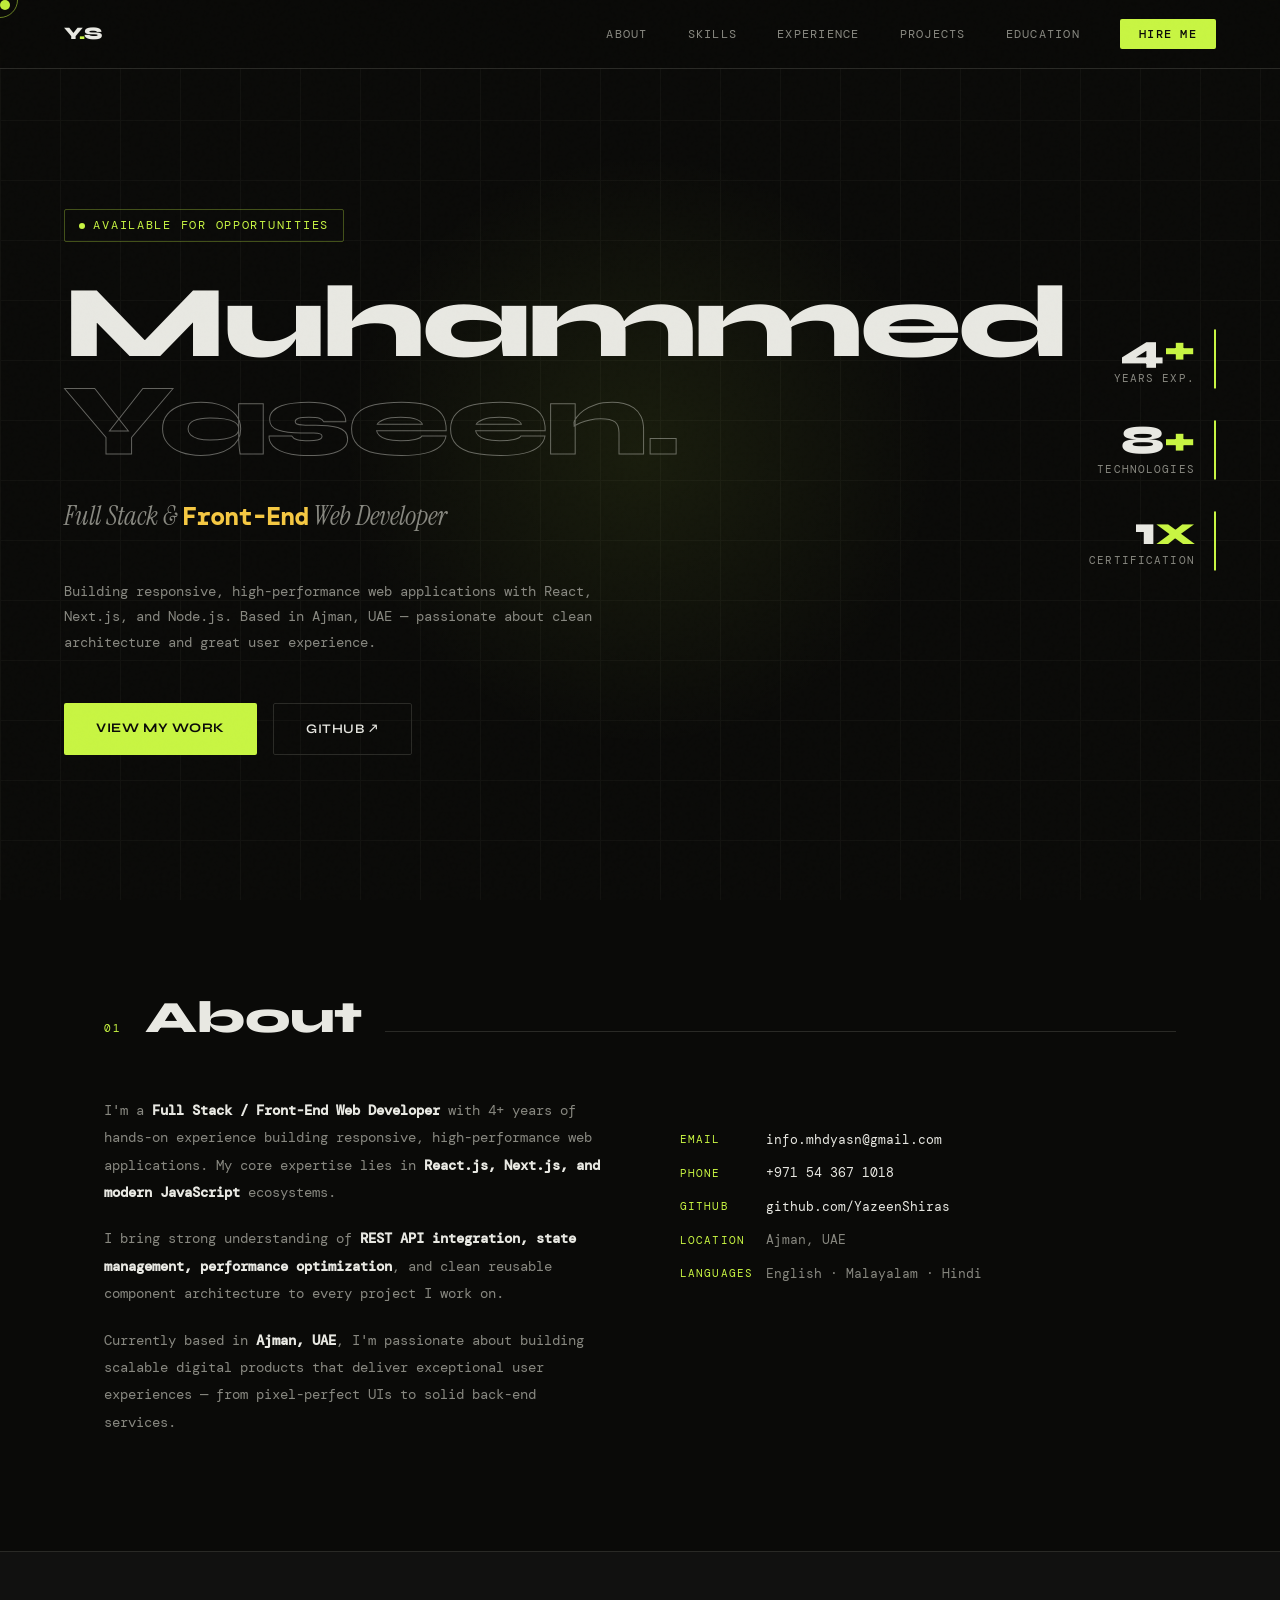
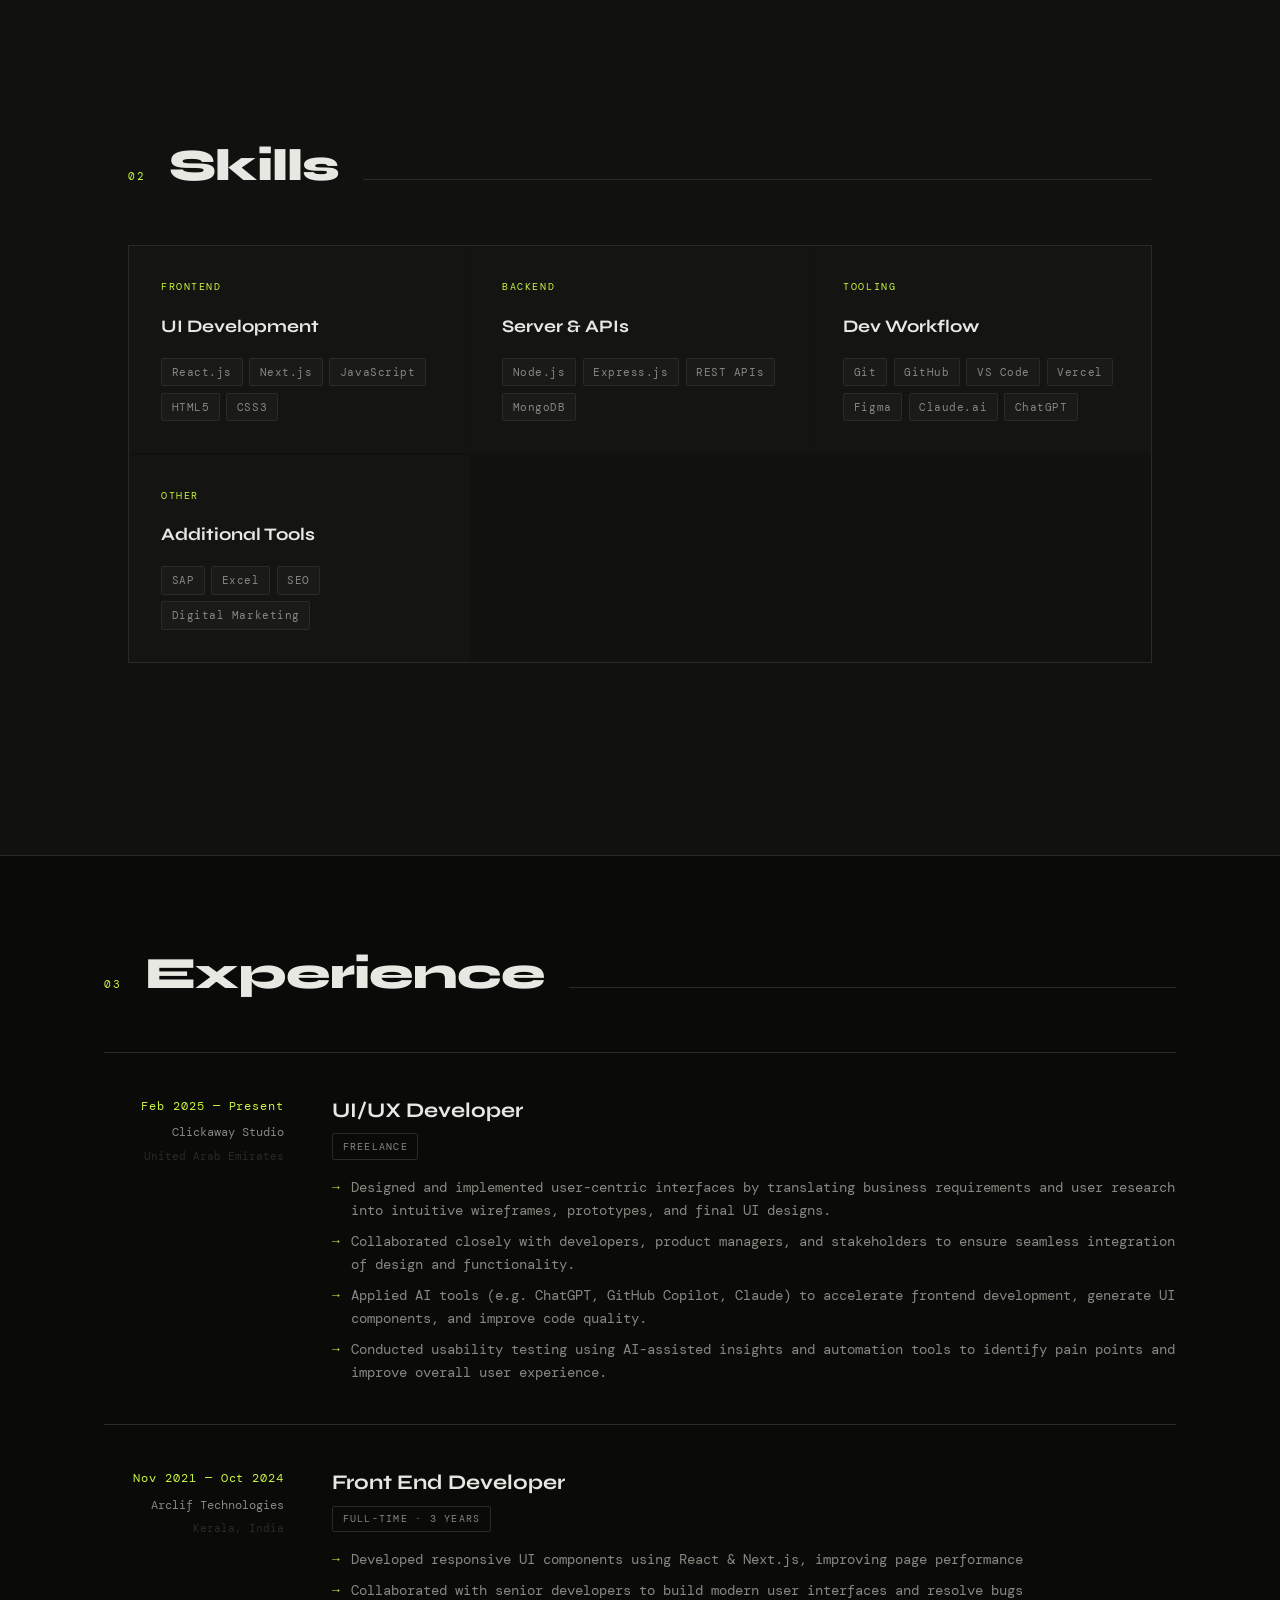
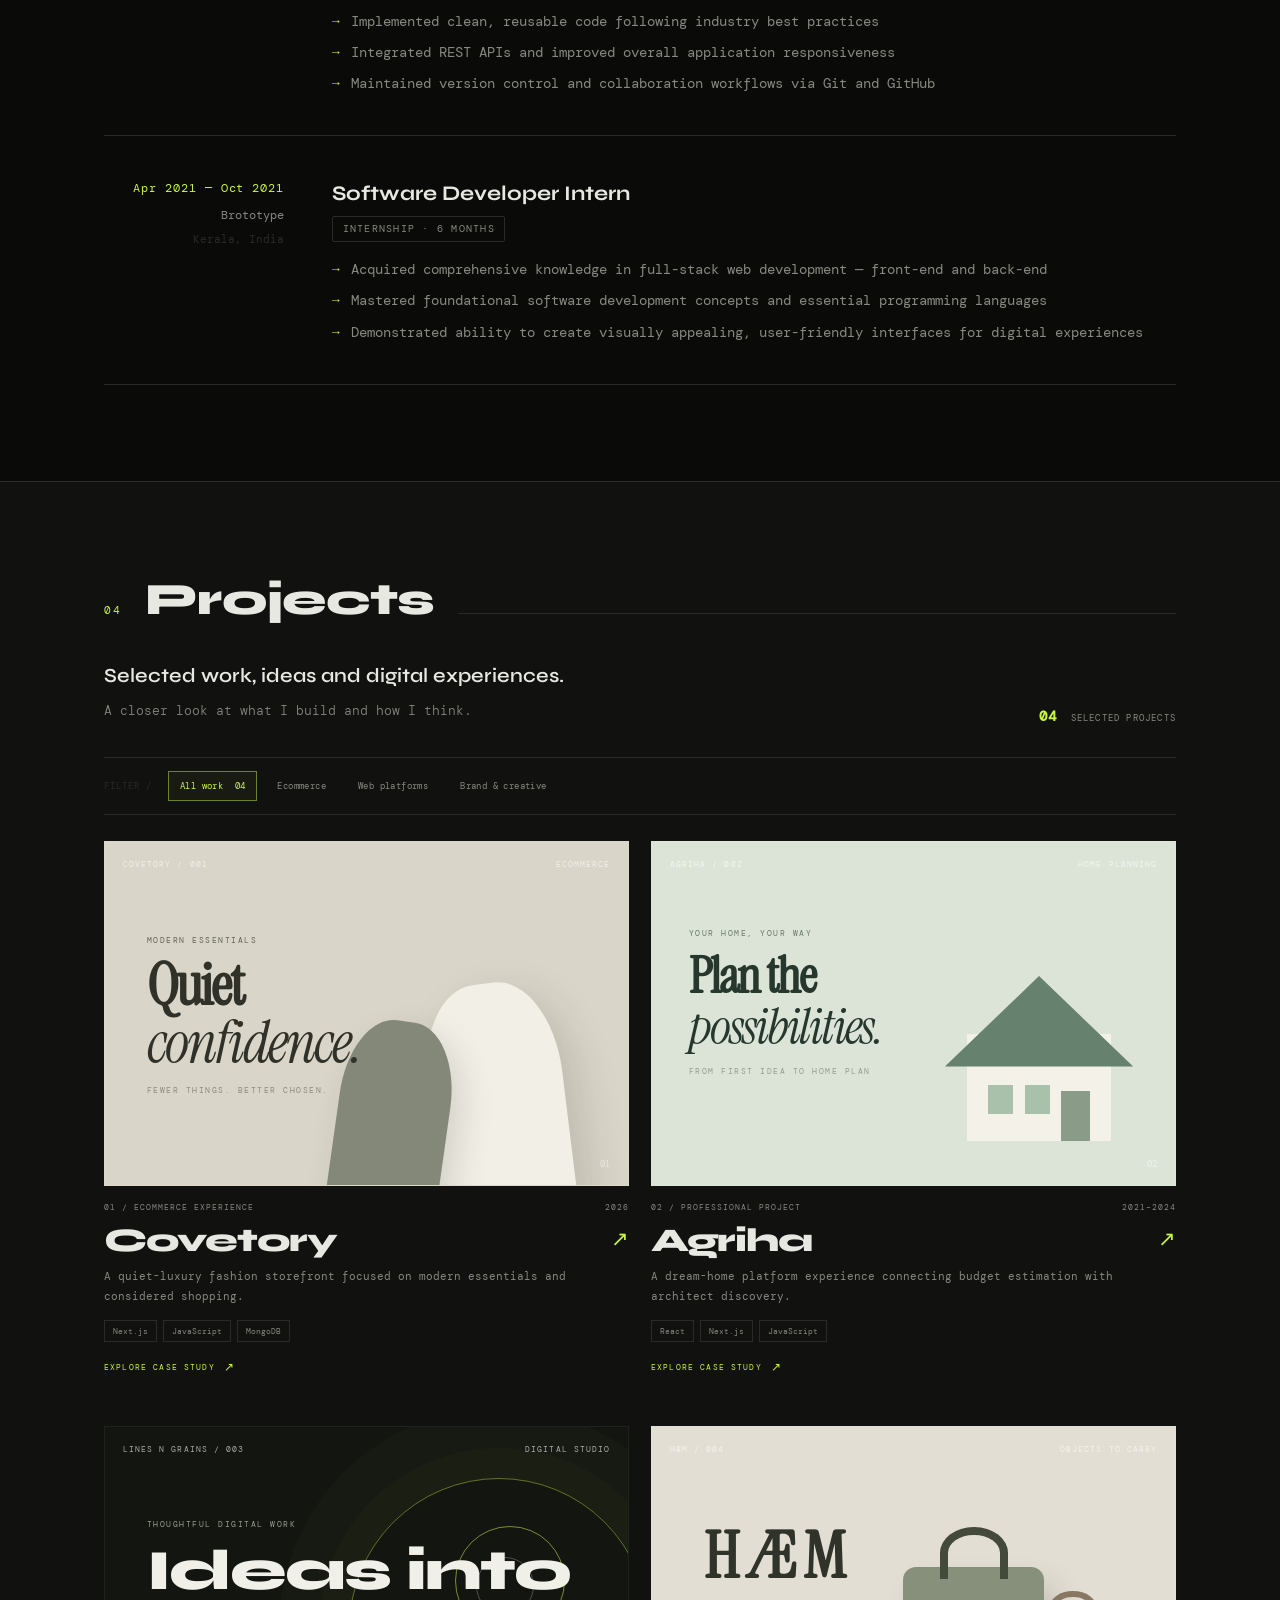
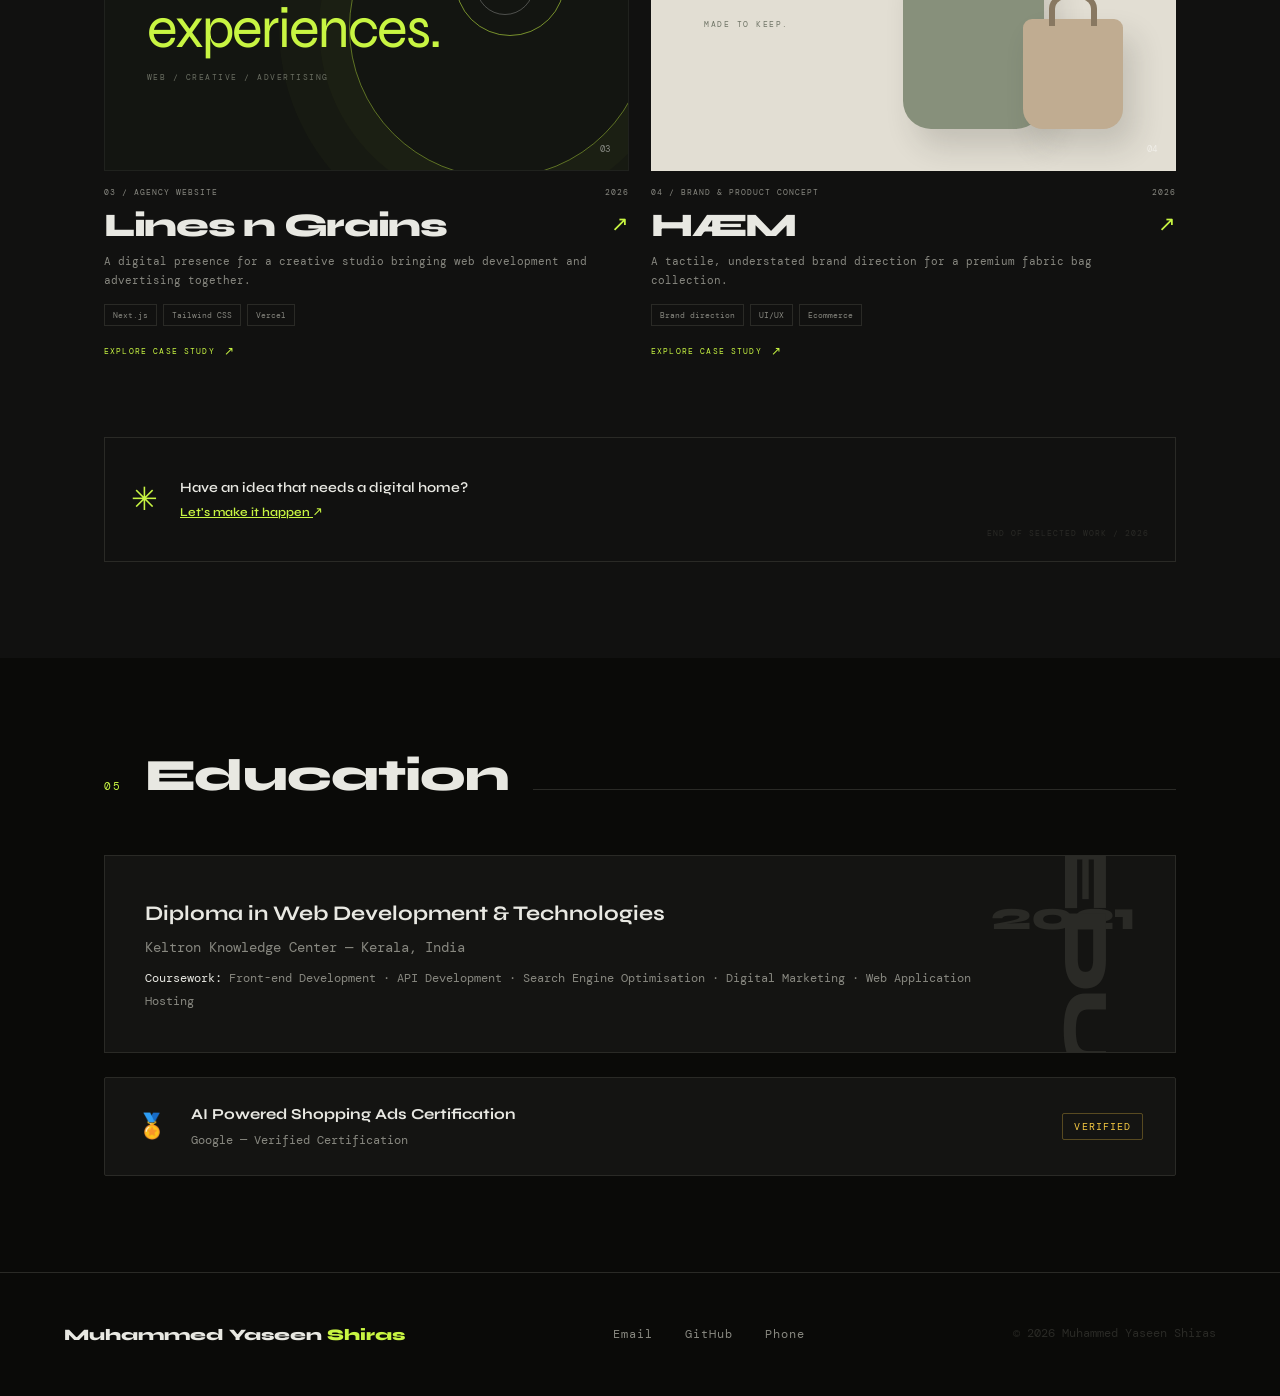
<file: index.html>
<!DOCTYPE html>
<html lang="en">
<head>
  <meta charset="UTF-8" />
  <meta name="viewport" content="width=device-width, initial-scale=1.0" />

  <!-- SEO Meta Tags -->
  <title>Muhammed Yaseen Shiras | Full Stack & Front-End Developer | Ajman, UAE</title>
  <meta name="description" content="Full Stack / Front-End Web Developer with 3+ years experience in React, Next.js, Node.js. Based in Ajman, UAE. Building high-performance, scalable web applications." />
  <meta name="keywords" content="Muhammed Yaseen Shiras, Full Stack Developer, Front-End Developer, React Developer, Next.js Developer, Web Developer UAE, Ajman Developer, JavaScript Developer" />
  <meta name="author" content="Muhammed Yaseen Shiras" />
  <meta name="robots" content="index, follow" />
  <link rel="canonical" href="https://yazeenshiras.github.io" />

  <!-- Open Graph -->
  <meta property="og:type" content="website" />
  <meta property="og:title" content="Muhammed Yaseen Shiras | Full Stack Developer" />
  <meta property="og:description" content="Full Stack / Front-End Web Developer with 3+ years of experience building responsive, high-performance web applications." />
  <meta property="og:url" content="https://yazeenshiras.github.io" />

  <!-- Twitter Card -->
  <meta name="twitter:card" content="summary_large_image" />
  <meta name="twitter:title" content="Muhammed Yaseen Shiras | Full Stack Developer" />
  <meta name="twitter:description" content="Full Stack / Front-End Web Developer with 3+ years of experience in React, Next.js, Node.js." />

  <!-- Schema.org JSON-LD -->
  <script type="application/ld+json">
  {
    "@context": "https://schema.org",
    "@type": "Person",
    "name": "Muhammed Yaseen Shiras",
    "jobTitle": "Full Stack / Front-End Web Developer",
    "email": "info.mhdyasn@gmail.com",
    "telephone": "+971543671018",
    "address": {
      "@type": "PostalAddress",
      "addressLocality": "Ajman",
      "addressCountry": "AE"
    },
    "url": "https://github.com/YazeenShiras",
    "sameAs": ["https://github.com/YazeenShiras"],
    "knowsAbout": ["JavaScript", "React.js", "Next.js", "Node.js", "Express.js", "MongoDB", "REST APIs", "HTML", "CSS"]
  }
  </script>

  <!-- Fonts -->
  <link rel="preconnect" href="https://fonts.googleapis.com" />
  <link rel="preconnect" href="https://fonts.gstatic.com" crossorigin />
  <link href="https://fonts.googleapis.com/css2?family=Syne:wght@400;600;700;800&family=DM+Mono:ital,wght@0,300;0,400;1,300&family=Instrument+Serif:ital@0;1&display=swap" rel="stylesheet" />

  <Link rel="stylesheet" href="/styles.css" />
</head>
<body>

  <!-- Custom Cursor -->
  <div class="cursor" id="cursor"></div>
  <div class="cursor-ring" id="cursorRing"></div>

  <!-- Scroll Progress -->
  <div class="scroll-line" id="scrollLine"></div>

  <!-- NAV -->
  <nav role="navigation" aria-label="Main navigation">
    <a href="#hero" class="nav-logo">Y<span>.</span>S</a>
    <button class="nav-toggle" type="button" aria-label="Open navigation" aria-expanded="false"><span></span><span></span></button>
    <ul class="nav-links">
      <li><a href="#about">About</a></li>
      <li><a href="#skills">Skills</a></li>
      <li><a href="#experience">Experience</a></li>
      <li><a href="#projects">Projects</a></li>
      <li><a href="#education">Education</a></li>
      <li><a href="mailto:info.mhdyasn@gmail.com" class="nav-cta">Hire Me</a></li>
    </ul>
  </nav>

  <!-- HERO -->
  <header id="hero" role="banner">
    <div class="hero-grid-bg" aria-hidden="true"></div>
    <div class="hero-glow" aria-hidden="true"></div>

    <div class="hero-content">
      <div class="hero-tag" aria-label="Available for work">Available for opportunities</div>
      <h1 class="hero-name">
        Muhammed<br>
        <span class="line2">Yaseen.</span>
      </h1>
      <p class="hero-role">
        Full Stack & <strong>Front-End</strong> Web Developer
      </p>
      <p class="hero-desc">
        Building responsive, high-performance web applications with React, Next.js, and Node.js.
        Based in Ajman, UAE — passionate about clean architecture and great user experience.
      </p>
      <div class="hero-actions">
        <a href="#experience" class="btn-primary">View My Work</a>
        <a href="https://github.com/YazeenShiras" target="_blank" rel="noopener noreferrer" class="btn-ghost">GitHub ↗</a>
      </div>
    </div>

    <div class="hero-stats" aria-label="Quick stats">
      <div class="stat">
        <div class="stat-num">4<span>+</span></div>
        <div class="stat-label">Years Exp.</div>
      </div>
      <div class="stat">
        <div class="stat-num">8<span>+</span></div>
        <div class="stat-label">Technologies</div>
      </div>
      <div class="stat">
        <div class="stat-num">1<span>x</span></div>
        <div class="stat-label">Certification</div>
      </div>
    </div>
  </header>

  <!-- ABOUT -->
  <section id="about" aria-labelledby="about-title">
    <div class="section-header">
      <span class="section-num">01</span>
      <h2 class="section-title" id="about-title">About</h2>
      <div class="section-line"></div>
    </div>
    <div class="about-grid reveal">
      <div class="about-text">
        <p>
          I'm a <strong>Full Stack / Front-End Web Developer</strong> with 4+ years of hands-on experience building
          responsive, high-performance web applications. My core expertise lies in
          <strong>React.js, Next.js, and modern JavaScript</strong> ecosystems.
        </p>
        <p>
          I bring strong understanding of <strong>REST API integration, state management, performance
          optimization</strong>, and clean reusable component architecture to every project I work on.
        </p>
        <p>
          Currently based in <strong>Ajman, UAE</strong>, I'm passionate about building scalable digital
          products that deliver exceptional user experiences — from pixel-perfect UIs to solid back-end services.
        </p>
      </div>
      <div>
        <div class="about-contact" role="list" aria-label="Contact information">
          <div class="contact-row" role="listitem">
            <span class="label">Email</span>
            <a href="mailto:info.mhdyasn@gmail.com">info.mhdyasn@gmail.com</a>
          </div>
          <div class="contact-row" role="listitem">
            <span class="label">Phone</span>
            <a href="tel:+971543671018">+971 54 367 1018</a>
          </div>
          <div class="contact-row" role="listitem">
            <span class="label">GitHub</span>
            <a href="https://github.com/YazeenShiras" target="_blank" rel="noopener noreferrer">github.com/YazeenShiras</a>
          </div>
          <div class="contact-row" role="listitem">
            <span class="label">Location</span>
            <span>Ajman, UAE</span>
          </div>
          <div class="contact-row" role="listitem">
            <span class="label">Languages</span>
            <span>English · Malayalam · Hindi</span>
          </div>
        </div>
      </div>
    </div>
  </section>

  <!-- SKILLS -->
  <section id="skills" aria-labelledby="skills-title">
    <div class="inner">
      <div class="section-header reveal">
        <span class="section-num">02</span>
        <h2 class="section-title" id="skills-title">Skills</h2>
        <div class="section-line"></div>
      </div>
      <div class="skills-grid reveal">
        <div class="skill-card">
          <div class="skill-cat">Frontend</div>
          <div class="skill-name">UI Development</div>
          <div class="skill-tags">
            <span class="skill-tag">React.js</span>
            <span class="skill-tag">Next.js</span>
            <span class="skill-tag">JavaScript</span>
            <span class="skill-tag">HTML5</span>
            <span class="skill-tag">CSS3</span>
          </div>
        </div>
        <div class="skill-card">
          <div class="skill-cat">Backend</div>
          <div class="skill-name">Server & APIs</div>
          <div class="skill-tags">
            <span class="skill-tag">Node.js</span>
            <span class="skill-tag">Express.js</span>
            <span class="skill-tag">REST APIs</span>
            <span class="skill-tag">MongoDB</span>
          </div>
        </div>
        <div class="skill-card">
          <div class="skill-cat">Tooling</div>
          <div class="skill-name">Dev Workflow</div>
          <div class="skill-tags">
            <span class="skill-tag">Git</span>
            <span class="skill-tag">GitHub</span>
            <span class="skill-tag">VS Code</span>
            <span class="skill-tag">Vercel</span>
            <span class="skill-tag">Figma</span>
            <span class="skill-tag">Claude.ai</span>
            <span class="skill-tag">ChatGPT</span>
          </div>
        </div>
        <div class="skill-card">
          <div class="skill-cat">Other</div>
          <div class="skill-name">Additional Tools</div>
          <div class="skill-tags">
            <span class="skill-tag">SAP</span>
            <span class="skill-tag">Excel</span>
            <span class="skill-tag">SEO</span>
            <span class="skill-tag">Digital Marketing</span>
          </div>
        </div>
      </div>
    </div>
  </section>

  <!-- EXPERIENCE -->
  <section id="experience" aria-labelledby="exp-title">
    <div class="section-header reveal">
      <span class="section-num">03</span>
      <h2 class="section-title" id="exp-title">Experience</h2>
      <div class="section-line"></div>
    </div>

    <div class="exp-list">
      <!-- Clickaway -->
      <article class="exp-item reveal">
        <div class="exp-meta">
          <span class="exp-period">Feb 2025 — Present</span>
          <div class="exp-company">Clickaway Studio</div>
          <div class="exp-location">United Arab Emirates</div>
        </div>
        <div>
          <h3 class="exp-role">UI/UX Developer</h3>
          <span class="exp-type">Freelance</span>
          <ul class="exp-points">
            <li>Designed and implemented user-centric interfaces by translating business requirements and user research into intuitive wireframes, prototypes, and final UI designs.</li>
            <li>Collaborated closely with developers, product managers, and stakeholders to ensure seamless integration of design and functionality.</li>
            <li>Applied AI tools (e.g. ChatGPT, GitHub Copilot, Claude) to accelerate frontend development, generate UI components, and improve code quality.</li>
            <li>Conducted usability testing using AI-assisted insights and automation tools to identify pain points and improve overall user experience.</li>
          </ul>
        </div>
      </article>

      <!-- Arclif -->
      <article class="exp-item reveal">
        <div class="exp-meta">
          <span class="exp-period">Nov 2021 — Oct 2024</span>
          <div class="exp-company">Arclif Technologies</div>
          <div class="exp-location">Kerala, India</div>
        </div>
        <div>
          <h3 class="exp-role">Front End Developer</h3>
          <span class="exp-type">Full-Time · 3 Years</span>
          <ul class="exp-points">
            <li>Developed responsive UI components using React &amp; Next.js, improving page performance</li>
            <li>Collaborated with senior developers to build modern user interfaces and resolve bugs</li>
            <li>Implemented clean, reusable code following industry best practices</li>
            <li>Integrated REST APIs and improved overall application responsiveness</li>
            <li>Maintained version control and collaboration workflows via Git and GitHub</li>
          </ul>
        </div>
      </article>

      <!-- Brototype -->
      <article class="exp-item reveal">
        <div class="exp-meta">
          <span class="exp-period">Apr 2021 — Oct 2021</span>
          <div class="exp-company">Brototype</div>
          <div class="exp-location">Kerala, India</div>
        </div>
        <div>
          <h3 class="exp-role">Software Developer Intern</h3>
          <span class="exp-type">Internship · 6 Months</span>
          <ul class="exp-points">
            <li>Acquired comprehensive knowledge in full-stack web development — front-end and back-end</li>
            <li>Mastered foundational software development concepts and essential programming languages</li>
            <li>Demonstrated ability to create visually appealing, user-friendly interfaces for digital experiences</li>
          </ul>
        </div>
      </article>
    </div>
  </section>

  <!-- PROJECTS -->
  <section id="projects" aria-labelledby="projects-title">
    <div class="inner">
      <div class="section-header reveal">
        <span class="section-num">04</span>
        <h2 class="section-title" id="projects-title">Projects</h2>
        <div class="section-line"></div>
      </div>

      <div class="projects-intro reveal">
        <p>Selected work, ideas and digital experiences.<br><span>A closer look at what I build and how I think.</span></p>
        <span class="projects-count"><strong>04</strong> SELECTED PROJECTS</span>
      </div>

      <div class="project-filters reveal" role="group" aria-label="Filter projects">
        <span class="filter-label">FILTER /</span>
        <button class="project-filter is-active" type="button" data-project-filter="all" aria-pressed="true">All work <span>04</span></button>
        <button class="project-filter" type="button" data-project-filter="ecommerce" aria-pressed="false">Ecommerce</button>
        <button class="project-filter" type="button" data-project-filter="web" aria-pressed="false">Web platforms</button>
        <button class="project-filter" type="button" data-project-filter="brand" aria-pressed="false">Brand &amp; creative</button>
      </div>

      <div class="project-grid">
        <a class="project-tile reveal" href="projects/covetory.html" data-project-card data-category="ecommerce" aria-label="Explore the Covetory case study">
          <div class="project-art art-covetory" aria-hidden="true">
            <div class="art-topline"><span>COVETORY / 001</span><span>ECOMMERCE</span></div>
            <div class="art-copy covetory-copy"><span>MODERN ESSENTIALS</span><strong>Quiet<br><i>confidence.</i></strong><small>FEWER THINGS. BETTER CHOSEN.</small></div>
            <div class="fashion-shape fashion-one"></div><div class="fashion-shape fashion-two"></div>
            <span class="art-index">01</span>
          </div>
          <div class="project-meta"><span>01 / ECOMMERCE EXPERIENCE</span><span>2026</span></div>
          <div class="project-title-row"><h3>Covetory</h3><span class="project-arrow">↗</span></div>
          <p class="project-description">A quiet-luxury fashion storefront focused on modern essentials and considered shopping.</p>
          <div class="project-tags"><span>Next.js</span><span>JavaScript</span><span>MongoDB</span></div>
          <span class="project-cta">EXPLORE CASE STUDY <b>↗</b></span>
        </a>

        <a class="project-tile reveal" href="projects/agriha.html" data-project-card data-category="web" aria-label="Explore the Agriha case study">
          <div class="project-art art-agriha" aria-hidden="true">
            <div class="art-topline"><span>AGRIHA / 002</span><span>HOME PLANNING</span></div>
            <div class="art-copy agriha-copy"><span>YOUR HOME, YOUR WAY</span><strong>Plan the<br><i>possibilities.</i></strong><small>FROM FIRST IDEA TO HOME PLAN</small></div>
            <div class="house-art"><div class="house-roof"></div><div class="house-body"><i></i><b></b><em></em></div></div>
            <span class="art-index">02</span>
          </div>
          <div class="project-meta"><span>02 / PROFESSIONAL PROJECT</span><span>2021–2024</span></div>
          <div class="project-title-row"><h3>Agriha</h3><span class="project-arrow">↗</span></div>
          <p class="project-description">A dream-home platform experience connecting budget estimation with architect discovery.</p>
          <div class="project-tags"><span>React</span><span>Next.js</span><span>JavaScript</span></div>
          <span class="project-cta">EXPLORE CASE STUDY <b>↗</b></span>
        </a>

        <a class="project-tile reveal" href="projects/lines-n-grains.html" data-project-card data-category="brand" aria-label="Explore the Lines n Grains case study">
          <div class="project-art art-lines" aria-hidden="true">
            <div class="art-topline"><span>LINES N GRAINS / 003</span><span>DIGITAL STUDIO</span></div>
            <div class="art-copy lines-copy"><span>THOUGHTFUL DIGITAL WORK</span><strong>Ideas into<br><i>experiences.</i></strong><small>WEB / CREATIVE / ADVERTISING</small></div>
            <div class="line-orbit orbit-one"></div><div class="line-orbit orbit-two"></div>
            <span class="art-index">03</span>
          </div>
          <div class="project-meta"><span>03 / AGENCY WEBSITE</span><span>2026</span></div>
          <div class="project-title-row"><h3>Lines n Grains</h3><span class="project-arrow">↗</span></div>
          <p class="project-description">A digital presence for a creative studio bringing web development and advertising together.</p>
          <div class="project-tags"><span>Next.js</span><span>Tailwind CSS</span><span>Vercel</span></div>
          <span class="project-cta">EXPLORE CASE STUDY <b>↗</b></span>
        </a>

        <a class="project-tile reveal" href="projects/haem.html" data-project-card data-category="brand" aria-label="Explore the HÆM case study">
          <div class="project-art art-haem" aria-hidden="true">
            <div class="art-topline"><span>HÆM / 004</span><span>OBJECTS TO CARRY</span></div>
            <div class="art-copy haem-copy"><strong>HÆM</strong><span>MADE TO KEEP.</span></div>
            <div class="bag-shape bag-large"><i></i></div><div class="bag-shape bag-small"><i></i></div>
            <span class="art-index">04</span>
          </div>
          <div class="project-meta"><span>04 / BRAND &amp; PRODUCT CONCEPT</span><span>2026</span></div>
          <div class="project-title-row"><h3>HÆM</h3><span class="project-arrow">↗</span></div>
          <p class="project-description">A tactile, understated brand direction for a premium fabric bag collection.</p>
          <div class="project-tags"><span>Brand direction</span><span>UI/UX</span><span>Ecommerce</span></div>
          <span class="project-cta">EXPLORE CASE STUDY <b>↗</b></span>
        </a>
      </div>

      <div class="projects-bottom reveal">
        <span class="projects-star" aria-hidden="true">✳</span>
        <p>Have an idea that needs a digital home?<br><a href="mailto:info.mhdyasn@gmail.com">Let's make it happen <span>↗</span></a></p>
        <span class="projects-endnote">END OF SELECTED WORK / 2026</span>
      </div>
    </div>
  </section>

  <!-- EDUCATION -->
  <section id="education" aria-labelledby="edu-title">
    <div class="section-header reveal">
      <span class="section-num">05</span>
      <h2 class="section-title" id="edu-title">Education</h2>
      <div class="section-line"></div>
    </div>

    <div class="edu-card reveal">
      <div>
        <h3 class="edu-degree">Diploma in Web Development &amp; Technologies</h3>
        <p class="edu-school">Keltron Knowledge Center — Kerala, India</p>
        <p class="edu-courses">
          <span>Coursework:</span> Front-end Development · API Development ·
          Search Engine Optimisation · Digital Marketing · Web Application Hosting
        </p>
      </div>
      <div class="edu-year" aria-label="Year 2021">2021</div>
    </div>

    <div class="cert-row reveal" role="article" aria-label="Certification">
      <div class="cert-icon" aria-hidden="true">🏅</div>
      <div>
        <div class="cert-name">AI Powered Shopping Ads Certification</div>
        <div class="cert-issuer">Google — Verified Certification</div>
      </div>
      <div class="cert-badge">Verified</div>
    </div>
  </section>

  <!-- FOOTER -->
  <footer role="contentinfo">
    <div class="footer-name">Muhammed Yaseen <span>Shiras</span></div>
    <ul class="footer-links" aria-label="Footer links">
      <li><a href="mailto:info.mhdyasn@gmail.com">Email</a></li>
      <li><a href="https://github.com/YazeenShiras" target="_blank" rel="noopener noreferrer">GitHub</a></li>
      <li><a href="tel:+971543671018">Phone</a></li>
    </ul>
    <div class="footer-copy">© <span id="year"></span> Muhammed Yaseen Shiras</div>
  </footer>

  <script src="/script.js">
    
  </script>
</body>
</html>
</file>
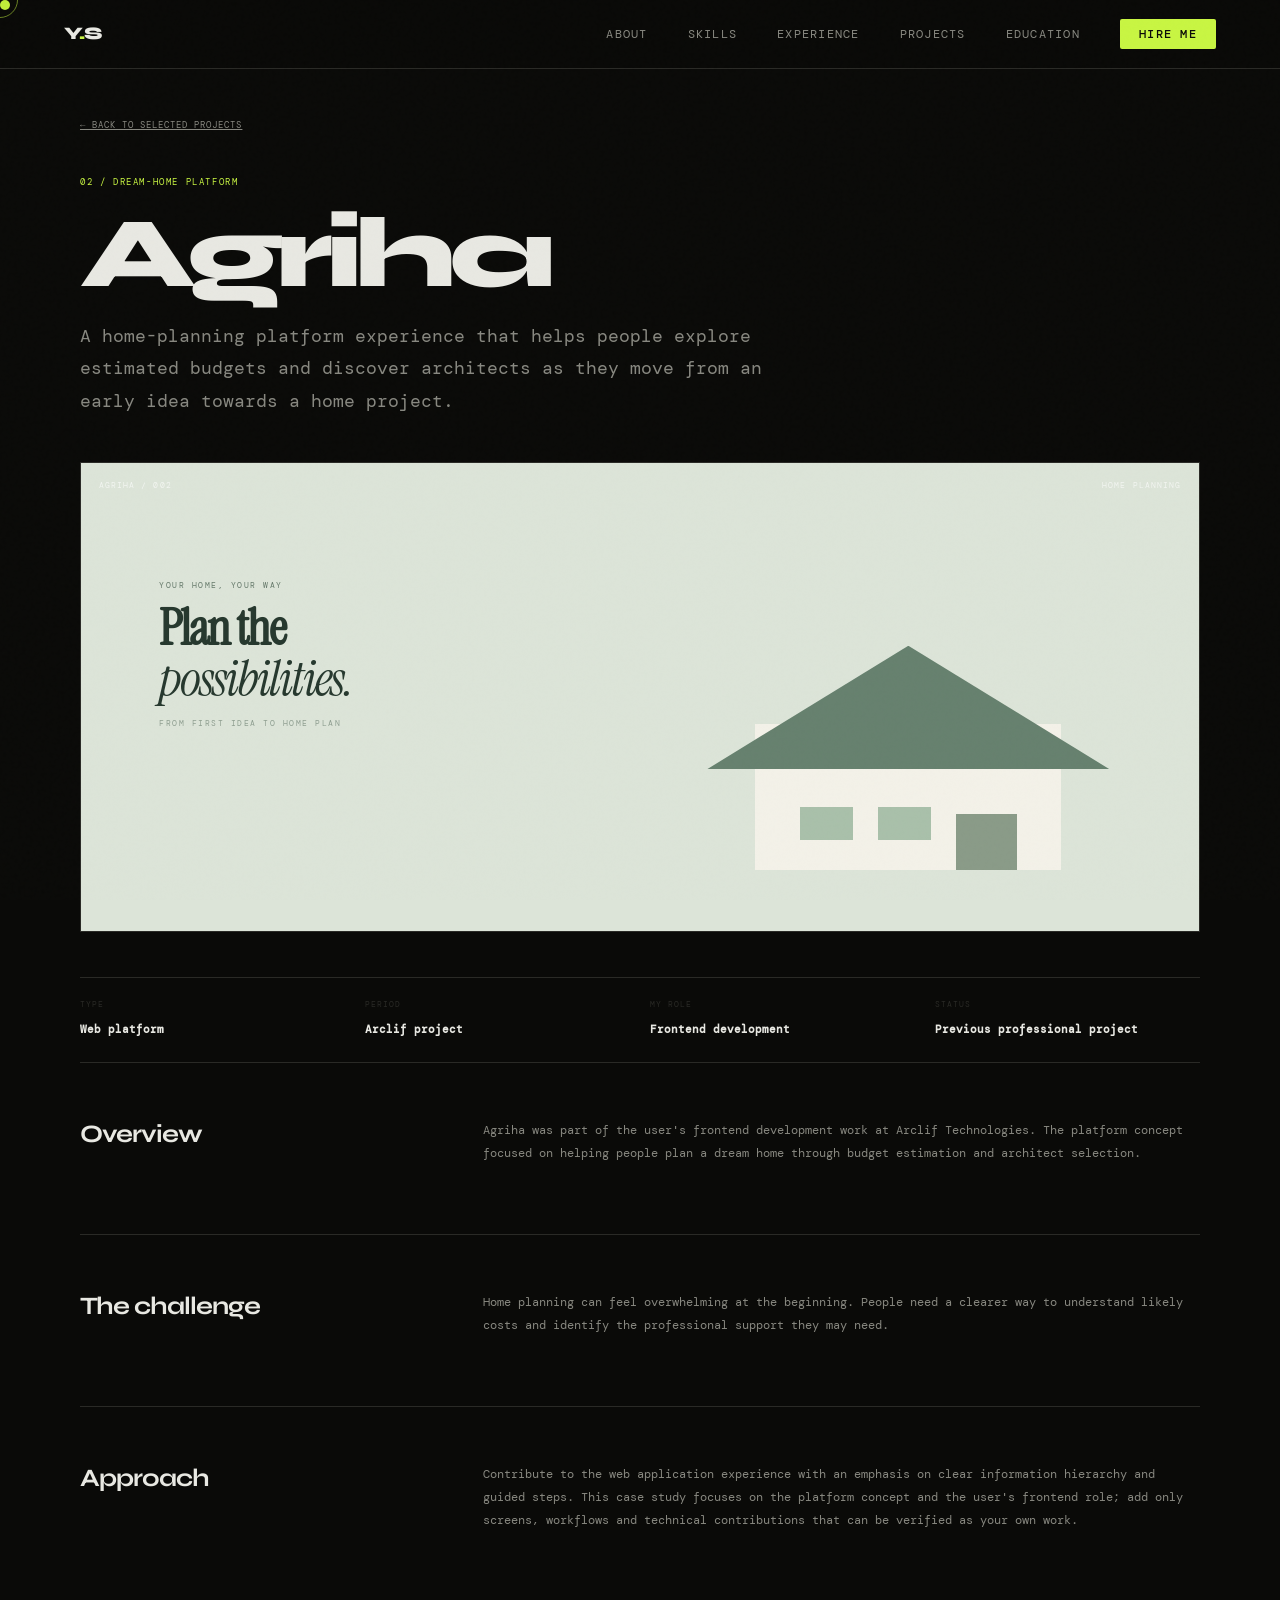
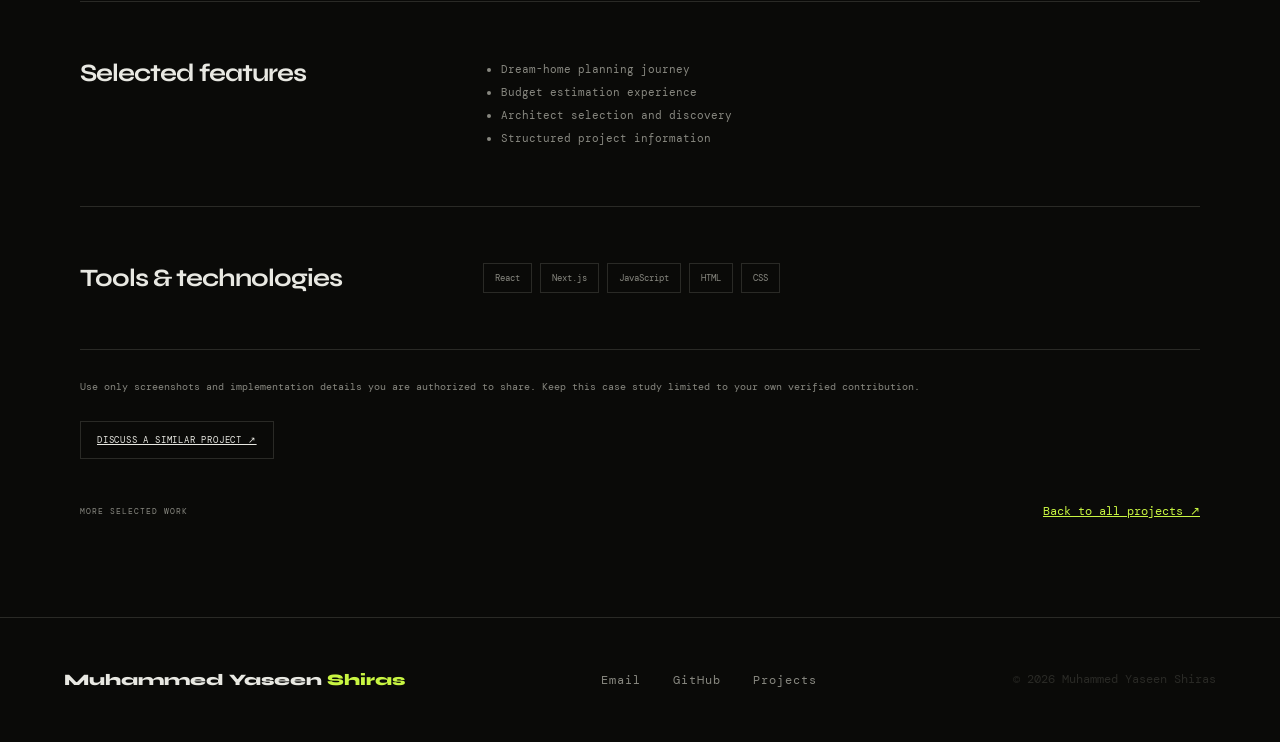
<file: projects/agriha.html>
<!DOCTYPE html>
<html lang="en">
<head>
  <meta charset="UTF-8">
  <meta name="viewport" content="width=device-width, initial-scale=1.0">
  <meta name="theme-color" content="#0a0a08">
  <meta name="description" content="A home-planning platform experience that helps people explore estimated budgets and discover architects as they move from an early idea towards a home project.">
  <meta name="author" content="Muhammed Yaseen Shiras">
  <title>Agriha — Project by Muhammed Yaseen Shiras</title>
  <link rel="preconnect" href="https://fonts.googleapis.com">
  <link rel="preconnect" href="https://fonts.gstatic.com" crossorigin>
  <link href="https://fonts.googleapis.com/css2?family=Syne:wght@400;600;700;800&family=DM+Mono:ital,wght@0,300;0,400;1,300&family=Instrument+Serif:ital@0;1&display=swap" rel="stylesheet">
  <link rel="stylesheet" href="../styles.css">
  <script src="../script.js" defer></script>
</head>
<body>
  <div class="cursor" id="cursor"></div>
  <div class="cursor-ring" id="cursorRing"></div>
  <div class="scroll-line" id="scrollLine"></div>
  <nav role="navigation" aria-label="Main navigation">
    <a href="../index.html#hero" class="nav-logo">Y<span>.</span>S</a>
    <button class="nav-toggle" type="button" aria-label="Open navigation" aria-expanded="false"><span></span><span></span></button>
    <ul class="nav-links">
      <li><a href="../index.html#about">About</a></li>
      <li><a href="../index.html#skills">Skills</a></li>
      <li><a href="../index.html#experience">Experience</a></li>
      <li><a href="../index.html#projects">Projects</a></li>
      <li><a href="../index.html#education">Education</a></li>
      <li><a href="mailto:info.mhdyasn@gmail.com" class="nav-cta">Hire Me</a></li>
    </ul>
  </nav>
  <main class="case-page">
    <div class="case-container">
      <a class="case-back" href="../index.html#projects">← BACK TO SELECTED PROJECTS</a>
      <div class="case-kicker">02 / DREAM-HOME PLATFORM</div>
      <h1 class="case-title">Agriha</h1>
      <p class="case-lead">A home-planning platform experience that helps people explore estimated budgets and discover architects as they move from an early idea towards a home project.</p>
      <div class="case-art"><div class="project-art art-agriha" aria-hidden="true"><div class="art-topline"><span>AGRIHA / 002</span><span>HOME PLANNING</span></div><div class="art-copy agriha-copy"><span>YOUR HOME, YOUR WAY</span><strong>Plan the<br><i>possibilities.</i></strong><small>FROM FIRST IDEA TO HOME PLAN</small></div><div class="house-art"><div class="house-roof"></div><div class="house-body"><i></i><b></b><em></em></div></div></div></div>
      <div class="case-facts">
        <div class="case-fact"><span>TYPE</span><strong>Web platform</strong></div>
        <div class="case-fact"><span>PERIOD</span><strong>Arclif project</strong></div>
        <div class="case-fact"><span>MY ROLE</span><strong>Frontend development</strong></div>
        <div class="case-fact"><span>STATUS</span><strong>Previous professional project</strong></div>
      </div>
      <section class="case-block reveal"><h2>Overview</h2><div><p>Agriha was part of the user's frontend development work at Arclif Technologies. The platform concept focused on helping people plan a dream home through budget estimation and architect selection.</p></div></section>
      <section class="case-block reveal"><h2>The challenge</h2><div><p>Home planning can feel overwhelming at the beginning. People need a clearer way to understand likely costs and identify the professional support they may need.</p></div></section>
      <section class="case-block reveal"><h2>Approach</h2><div><p>Contribute to the web application experience with an emphasis on clear information hierarchy and guided steps. This case study focuses on the platform concept and the user's frontend role; add only screens, workflows and technical contributions that can be verified as your own work.</p></div></section>
      <section class="case-block reveal"><h2>Selected features</h2><div><ul><li>Dream-home planning journey</li><li>Budget estimation experience</li><li>Architect selection and discovery</li><li>Structured project information</li></ul></div></section>
      <section class="case-block reveal"><h2>Tools &amp; technologies</h2><div class="case-stack"><span>React</span><span>Next.js</span><span>JavaScript</span><span>HTML</span><span>CSS</span></div></section>
      <p class="case-note">Use only screenshots and implementation details you are authorized to share. Keep this case study limited to your own verified contribution.</p>
      <div class="case-actions"><a class="case-action" href="../index.html#contact">DISCUSS A SIMILAR PROJECT ↗</a></div>
      <div class="case-next"><span>MORE SELECTED WORK</span><a href="../index.html#projects">Back to all projects ↗</a></div>
    </div>
  </main>
  <footer role="contentinfo">
    <div class="footer-name">Muhammed Yaseen <span>Shiras</span></div>
    <ul class="footer-links"><li><a href="mailto:info.mhdyasn@gmail.com">Email</a></li><li><a href="https://github.com/YazeenShiras" target="_blank" rel="noopener noreferrer">GitHub</a></li><li><a href="../index.html#projects">Projects</a></li></ul>
    <div class="footer-copy">© <span id="year"></span> Muhammed Yaseen Shiras</div>
  </footer>
</body>
</html>
</file>
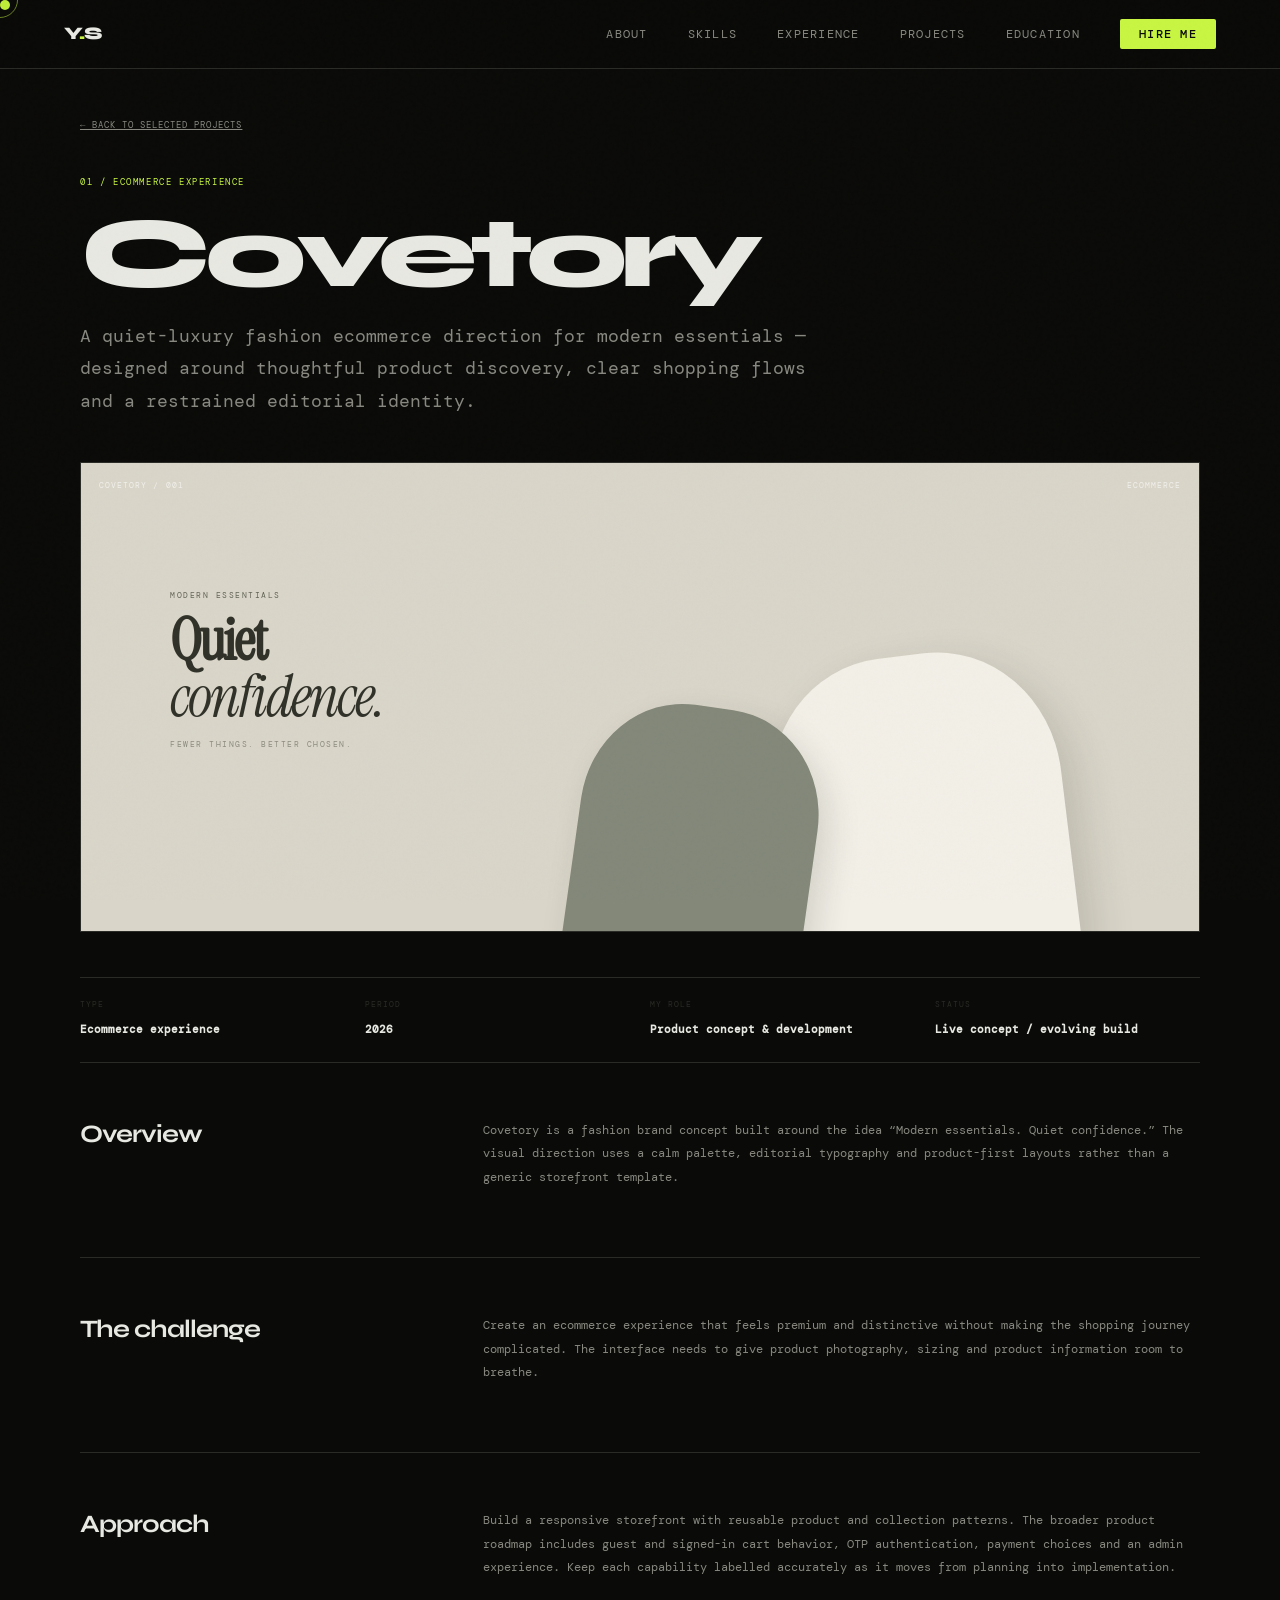
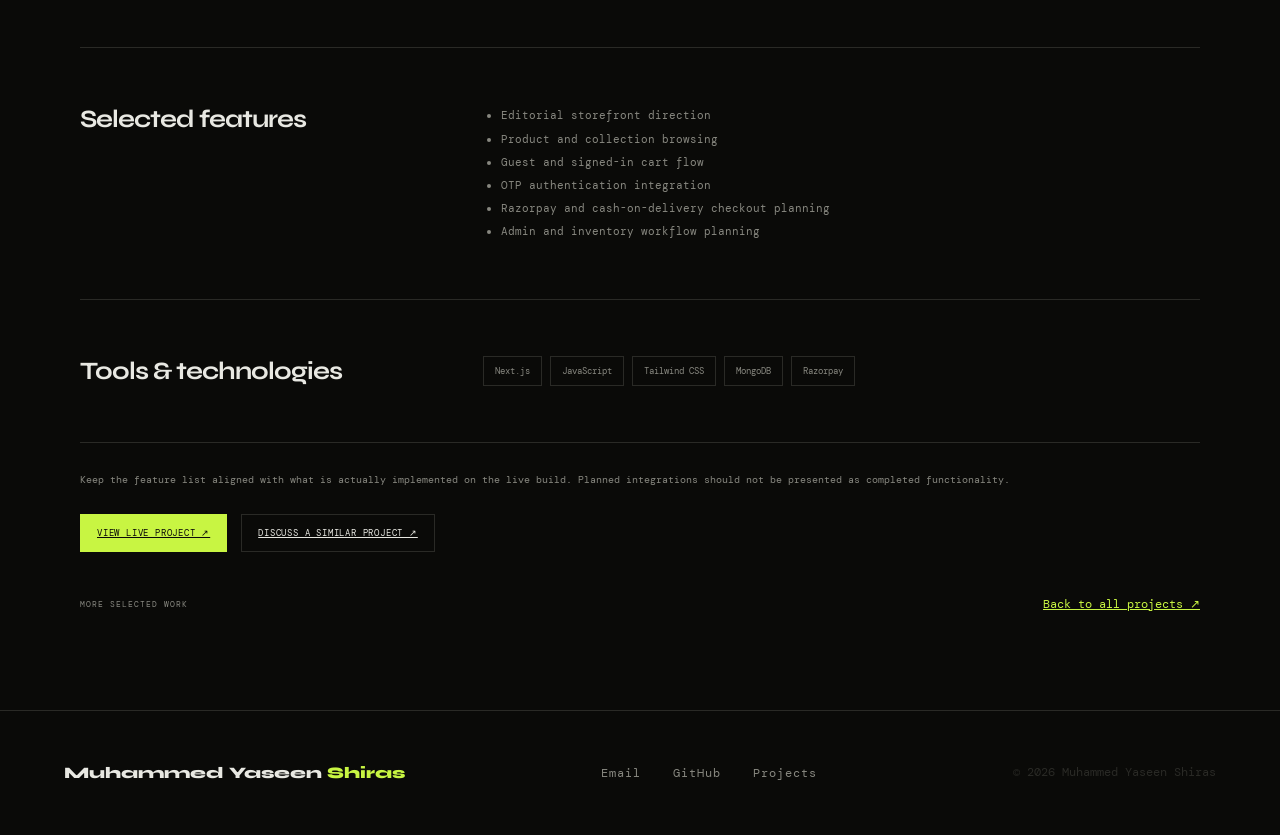
<file: projects/covetory.html>
<!DOCTYPE html>
<html lang="en">
<head>
  <meta charset="UTF-8">
  <meta name="viewport" content="width=device-width, initial-scale=1.0">
  <meta name="theme-color" content="#0a0a08">
  <meta name="description" content="A quiet-luxury fashion ecommerce direction for modern essentials — designed around thoughtful product discovery, clear shopping flows and a restrained editorial identity.">
  <meta name="author" content="Muhammed Yaseen Shiras">
  <title>Covetory — Project by Muhammed Yaseen Shiras</title>
  <link rel="preconnect" href="https://fonts.googleapis.com">
  <link rel="preconnect" href="https://fonts.gstatic.com" crossorigin>
  <link href="https://fonts.googleapis.com/css2?family=Syne:wght@400;600;700;800&family=DM+Mono:ital,wght@0,300;0,400;1,300&family=Instrument+Serif:ital@0;1&display=swap" rel="stylesheet">
  <link rel="stylesheet" href="../styles.css">
  <script src="../script.js" defer></script>
</head>
<body>
  <div class="cursor" id="cursor"></div>
  <div class="cursor-ring" id="cursorRing"></div>
  <div class="scroll-line" id="scrollLine"></div>
  <nav role="navigation" aria-label="Main navigation">
    <a href="../index.html#hero" class="nav-logo">Y<span>.</span>S</a>
    <button class="nav-toggle" type="button" aria-label="Open navigation" aria-expanded="false"><span></span><span></span></button>
    <ul class="nav-links">
      <li><a href="../index.html#about">About</a></li>
      <li><a href="../index.html#skills">Skills</a></li>
      <li><a href="../index.html#experience">Experience</a></li>
      <li><a href="../index.html#projects">Projects</a></li>
      <li><a href="../index.html#education">Education</a></li>
      <li><a href="mailto:info.mhdyasn@gmail.com" class="nav-cta">Hire Me</a></li>
    </ul>
  </nav>
  <main class="case-page">
    <div class="case-container">
      <a class="case-back" href="../index.html#projects">← BACK TO SELECTED PROJECTS</a>
      <div class="case-kicker">01 / ECOMMERCE EXPERIENCE</div>
      <h1 class="case-title">Covetory</h1>
      <p class="case-lead">A quiet-luxury fashion ecommerce direction for modern essentials — designed around thoughtful product discovery, clear shopping flows and a restrained editorial identity.</p>
      <div class="case-art"><div class="project-art art-covetory" aria-hidden="true"><div class="art-topline"><span>COVETORY / 001</span><span>ECOMMERCE</span></div><div class="art-copy covetory-copy"><span>MODERN ESSENTIALS</span><strong>Quiet<br><i>confidence.</i></strong><small>FEWER THINGS. BETTER CHOSEN.</small></div><div class="fashion-shape fashion-one"></div><div class="fashion-shape fashion-two"></div></div></div>
      <div class="case-facts">
        <div class="case-fact"><span>TYPE</span><strong>Ecommerce experience</strong></div>
        <div class="case-fact"><span>PERIOD</span><strong>2026</strong></div>
        <div class="case-fact"><span>MY ROLE</span><strong>Product concept & development</strong></div>
        <div class="case-fact"><span>STATUS</span><strong>Live concept / evolving build</strong></div>
      </div>
      <section class="case-block reveal"><h2>Overview</h2><div><p>Covetory is a fashion brand concept built around the idea “Modern essentials. Quiet confidence.” The visual direction uses a calm palette, editorial typography and product-first layouts rather than a generic storefront template.</p></div></section>
      <section class="case-block reveal"><h2>The challenge</h2><div><p>Create an ecommerce experience that feels premium and distinctive without making the shopping journey complicated. The interface needs to give product photography, sizing and product information room to breathe.</p></div></section>
      <section class="case-block reveal"><h2>Approach</h2><div><p>Build a responsive storefront with reusable product and collection patterns. The broader product roadmap includes guest and signed-in cart behavior, OTP authentication, payment choices and an admin experience. Keep each capability labelled accurately as it moves from planning into implementation.</p></div></section>
      <section class="case-block reveal"><h2>Selected features</h2><div><ul><li>Editorial storefront direction</li><li>Product and collection browsing</li><li>Guest and signed-in cart flow</li><li>OTP authentication integration</li><li>Razorpay and cash-on-delivery checkout planning</li><li>Admin and inventory workflow planning</li></ul></div></section>
      <section class="case-block reveal"><h2>Tools &amp; technologies</h2><div class="case-stack"><span>Next.js</span><span>JavaScript</span><span>Tailwind CSS</span><span>MongoDB</span><span>Razorpay</span></div></section>
      <p class="case-note">Keep the feature list aligned with what is actually implemented on the live build. Planned integrations should not be presented as completed functionality.</p>
      <div class="case-actions"><a class="case-action primary" href="https://covetory-azure.vercel.app" target="_blank" rel="noopener noreferrer">VIEW LIVE PROJECT ↗</a><a class="case-action" href="../index.html#contact">DISCUSS A SIMILAR PROJECT ↗</a></div>
      <div class="case-next"><span>MORE SELECTED WORK</span><a href="../index.html#projects">Back to all projects ↗</a></div>
    </div>
  </main>
  <footer role="contentinfo">
    <div class="footer-name">Muhammed Yaseen <span>Shiras</span></div>
    <ul class="footer-links"><li><a href="mailto:info.mhdyasn@gmail.com">Email</a></li><li><a href="https://github.com/YazeenShiras" target="_blank" rel="noopener noreferrer">GitHub</a></li><li><a href="../index.html#projects">Projects</a></li></ul>
    <div class="footer-copy">© <span id="year"></span> Muhammed Yaseen Shiras</div>
  </footer>
</body>
</html>
</file>
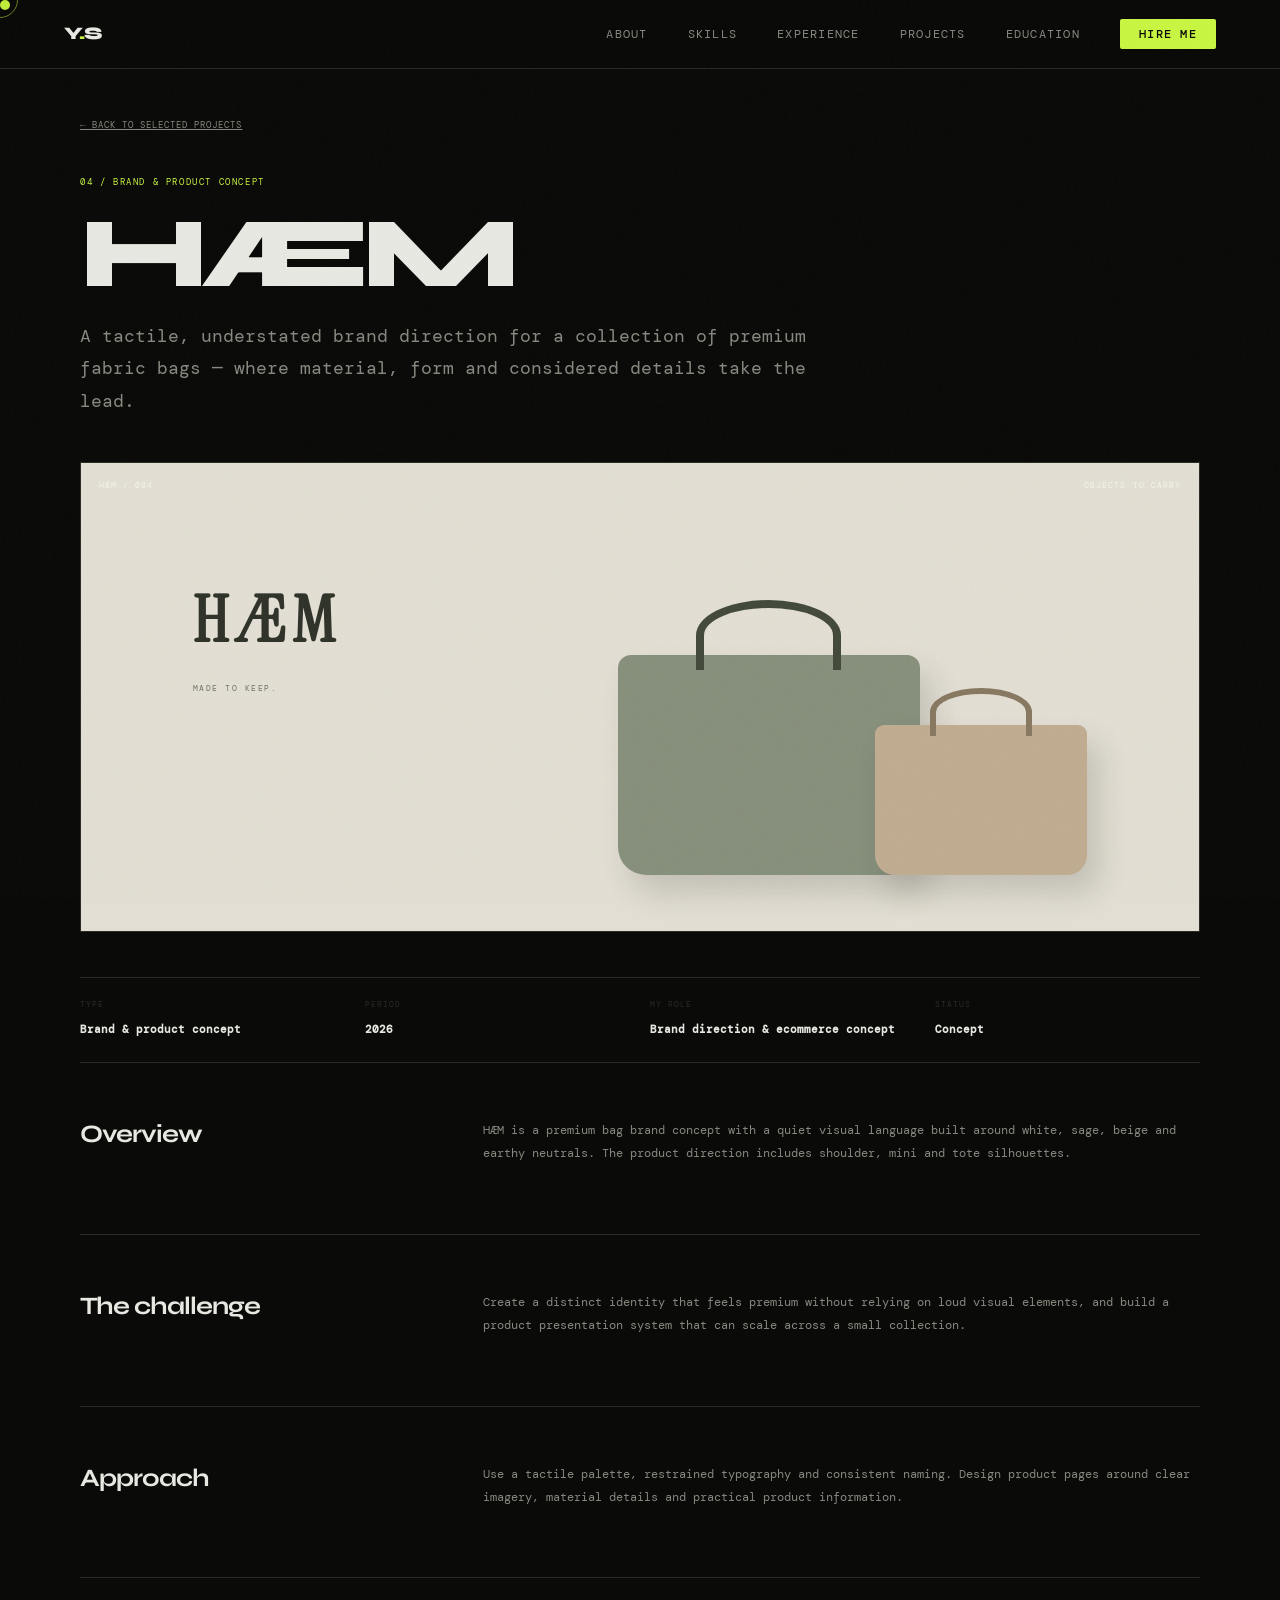
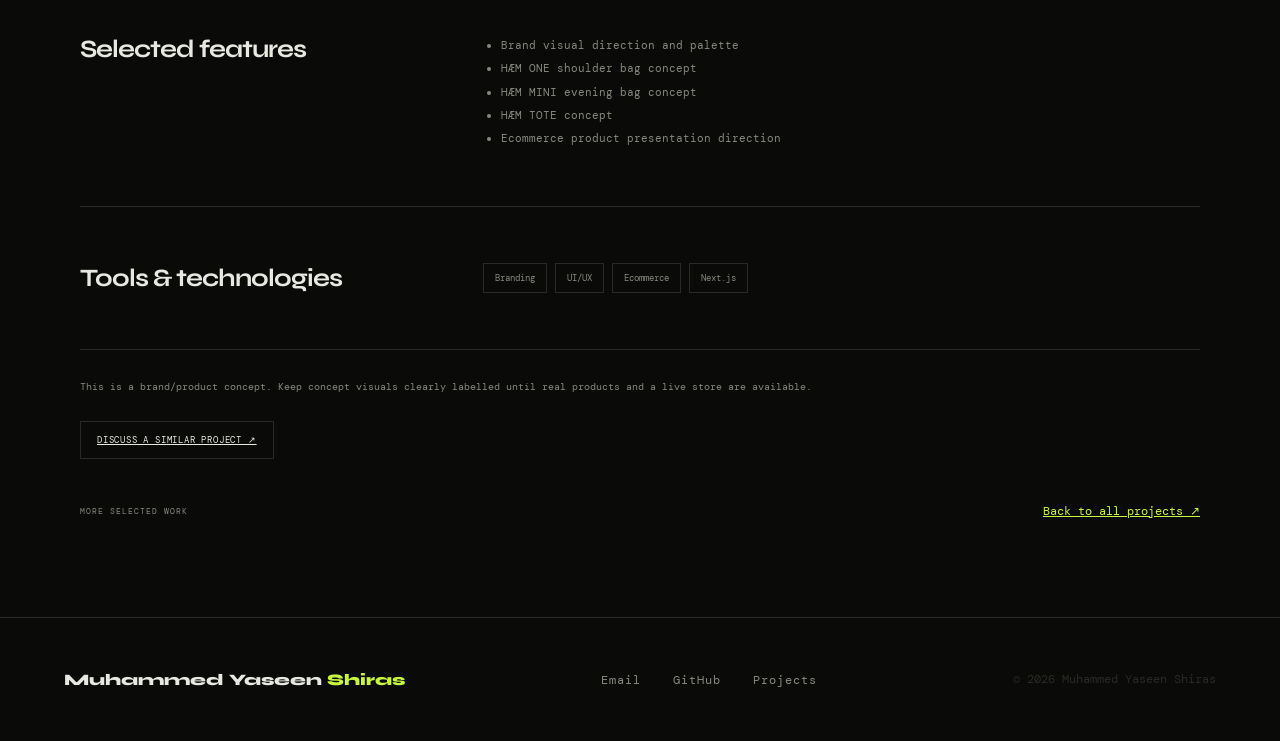
<file: projects/haem.html>
<!DOCTYPE html>
<html lang="en">
<head>
  <meta charset="UTF-8">
  <meta name="viewport" content="width=device-width, initial-scale=1.0">
  <meta name="theme-color" content="#0a0a08">
  <meta name="description" content="A tactile, understated brand direction for a collection of premium fabric bags — where material, form and considered details take the lead.">
  <meta name="author" content="Muhammed Yaseen Shiras">
  <title>HÆM — Project by Muhammed Yaseen Shiras</title>
  <link rel="preconnect" href="https://fonts.googleapis.com">
  <link rel="preconnect" href="https://fonts.gstatic.com" crossorigin>
  <link href="https://fonts.googleapis.com/css2?family=Syne:wght@400;600;700;800&family=DM+Mono:ital,wght@0,300;0,400;1,300&family=Instrument+Serif:ital@0;1&display=swap" rel="stylesheet">
  <link rel="stylesheet" href="../styles.css">
  <script src="../script.js" defer></script>
</head>
<body>
  <div class="cursor" id="cursor"></div>
  <div class="cursor-ring" id="cursorRing"></div>
  <div class="scroll-line" id="scrollLine"></div>
  <nav role="navigation" aria-label="Main navigation">
    <a href="../index.html#hero" class="nav-logo">Y<span>.</span>S</a>
    <button class="nav-toggle" type="button" aria-label="Open navigation" aria-expanded="false"><span></span><span></span></button>
    <ul class="nav-links">
      <li><a href="../index.html#about">About</a></li>
      <li><a href="../index.html#skills">Skills</a></li>
      <li><a href="../index.html#experience">Experience</a></li>
      <li><a href="../index.html#projects">Projects</a></li>
      <li><a href="../index.html#education">Education</a></li>
      <li><a href="mailto:info.mhdyasn@gmail.com" class="nav-cta">Hire Me</a></li>
    </ul>
  </nav>
  <main class="case-page">
    <div class="case-container">
      <a class="case-back" href="../index.html#projects">← BACK TO SELECTED PROJECTS</a>
      <div class="case-kicker">04 / BRAND & PRODUCT CONCEPT</div>
      <h1 class="case-title">HÆM</h1>
      <p class="case-lead">A tactile, understated brand direction for a collection of premium fabric bags — where material, form and considered details take the lead.</p>
      <div class="case-art"><div class="project-art art-haem" aria-hidden="true"><div class="art-topline"><span>HÆM / 004</span><span>OBJECTS TO CARRY</span></div><div class="art-copy haem-copy"><strong>HÆM</strong><span>MADE TO KEEP.</span></div><div class="bag-shape bag-large"><i></i></div><div class="bag-shape bag-small"><i></i></div></div></div>
      <div class="case-facts">
        <div class="case-fact"><span>TYPE</span><strong>Brand & product concept</strong></div>
        <div class="case-fact"><span>PERIOD</span><strong>2026</strong></div>
        <div class="case-fact"><span>MY ROLE</span><strong>Brand direction & ecommerce concept</strong></div>
        <div class="case-fact"><span>STATUS</span><strong>Concept</strong></div>
      </div>
      <section class="case-block reveal"><h2>Overview</h2><div><p>HÆM is a premium bag brand concept with a quiet visual language built around white, sage, beige and earthy neutrals. The product direction includes shoulder, mini and tote silhouettes.</p></div></section>
      <section class="case-block reveal"><h2>The challenge</h2><div><p>Create a distinct identity that feels premium without relying on loud visual elements, and build a product presentation system that can scale across a small collection.</p></div></section>
      <section class="case-block reveal"><h2>Approach</h2><div><p>Use a tactile palette, restrained typography and consistent naming. Design product pages around clear imagery, material details and practical product information.</p></div></section>
      <section class="case-block reveal"><h2>Selected features</h2><div><ul><li>Brand visual direction and palette</li><li>HÆM ONE shoulder bag concept</li><li>HÆM MINI evening bag concept</li><li>HÆM TOTE concept</li><li>Ecommerce product presentation direction</li></ul></div></section>
      <section class="case-block reveal"><h2>Tools &amp; technologies</h2><div class="case-stack"><span>Branding</span><span>UI/UX</span><span>Ecommerce</span><span>Next.js</span></div></section>
      <p class="case-note">This is a brand/product concept. Keep concept visuals clearly labelled until real products and a live store are available.</p>
      <div class="case-actions"><a class="case-action" href="../index.html#contact">DISCUSS A SIMILAR PROJECT ↗</a></div>
      <div class="case-next"><span>MORE SELECTED WORK</span><a href="../index.html#projects">Back to all projects ↗</a></div>
    </div>
  </main>
  <footer role="contentinfo">
    <div class="footer-name">Muhammed Yaseen <span>Shiras</span></div>
    <ul class="footer-links"><li><a href="mailto:info.mhdyasn@gmail.com">Email</a></li><li><a href="https://github.com/YazeenShiras" target="_blank" rel="noopener noreferrer">GitHub</a></li><li><a href="../index.html#projects">Projects</a></li></ul>
    <div class="footer-copy">© <span id="year"></span> Muhammed Yaseen Shiras</div>
  </footer>
</body>
</html>
</file>
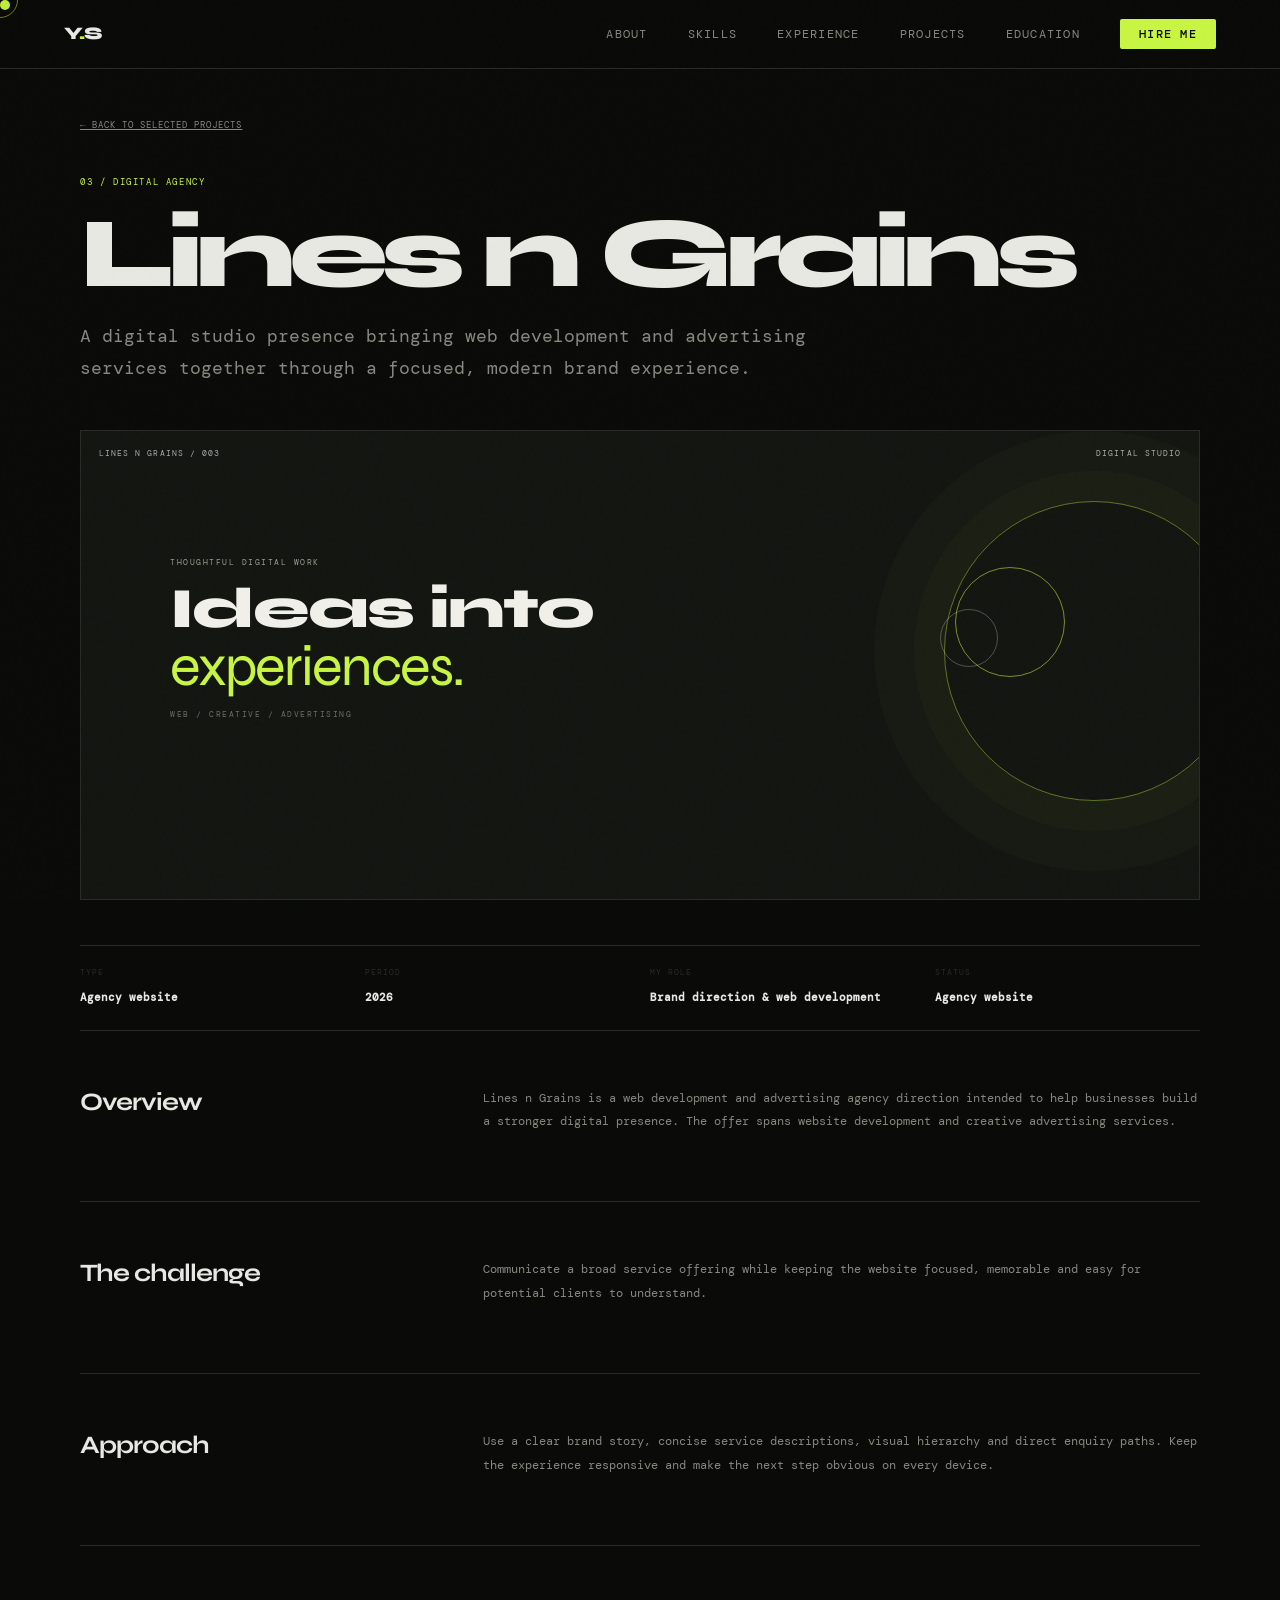
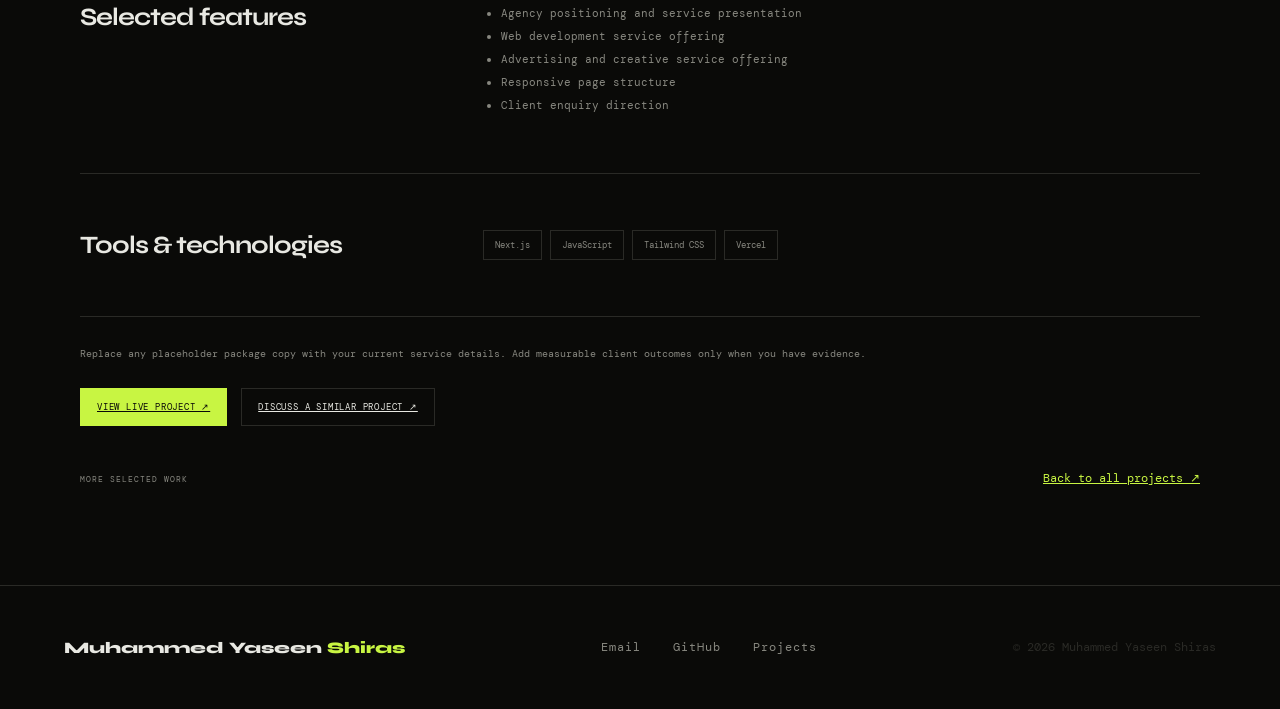
<file: projects/lines-n-grains.html>
<!DOCTYPE html>
<html lang="en">
<head>
  <meta charset="UTF-8">
  <meta name="viewport" content="width=device-width, initial-scale=1.0">
  <meta name="theme-color" content="#0a0a08">
  <meta name="description" content="A digital studio presence bringing web development and advertising services together through a focused, modern brand experience.">
  <meta name="author" content="Muhammed Yaseen Shiras">
  <title>Lines n Grains — Project by Muhammed Yaseen Shiras</title>
  <link rel="preconnect" href="https://fonts.googleapis.com">
  <link rel="preconnect" href="https://fonts.gstatic.com" crossorigin>
  <link href="https://fonts.googleapis.com/css2?family=Syne:wght@400;600;700;800&family=DM+Mono:ital,wght@0,300;0,400;1,300&family=Instrument+Serif:ital@0;1&display=swap" rel="stylesheet">
  <link rel="stylesheet" href="../styles.css">
  <script src="../script.js" defer></script>
</head>
<body>
  <div class="cursor" id="cursor"></div>
  <div class="cursor-ring" id="cursorRing"></div>
  <div class="scroll-line" id="scrollLine"></div>
  <nav role="navigation" aria-label="Main navigation">
    <a href="../index.html#hero" class="nav-logo">Y<span>.</span>S</a>
    <button class="nav-toggle" type="button" aria-label="Open navigation" aria-expanded="false"><span></span><span></span></button>
    <ul class="nav-links">
      <li><a href="../index.html#about">About</a></li>
      <li><a href="../index.html#skills">Skills</a></li>
      <li><a href="../index.html#experience">Experience</a></li>
      <li><a href="../index.html#projects">Projects</a></li>
      <li><a href="../index.html#education">Education</a></li>
      <li><a href="mailto:info.mhdyasn@gmail.com" class="nav-cta">Hire Me</a></li>
    </ul>
  </nav>
  <main class="case-page">
    <div class="case-container">
      <a class="case-back" href="../index.html#projects">← BACK TO SELECTED PROJECTS</a>
      <div class="case-kicker">03 / DIGITAL AGENCY</div>
      <h1 class="case-title">Lines n Grains</h1>
      <p class="case-lead">A digital studio presence bringing web development and advertising services together through a focused, modern brand experience.</p>
      <div class="case-art"><div class="project-art art-lines" aria-hidden="true"><div class="art-topline"><span>LINES N GRAINS / 003</span><span>DIGITAL STUDIO</span></div><div class="art-copy lines-copy"><span>THOUGHTFUL DIGITAL WORK</span><strong>Ideas into<br><i>experiences.</i></strong><small>WEB / CREATIVE / ADVERTISING</small></div><div class="line-orbit orbit-one"></div><div class="line-orbit orbit-two"></div></div></div>
      <div class="case-facts">
        <div class="case-fact"><span>TYPE</span><strong>Agency website</strong></div>
        <div class="case-fact"><span>PERIOD</span><strong>2026</strong></div>
        <div class="case-fact"><span>MY ROLE</span><strong>Brand direction & web development</strong></div>
        <div class="case-fact"><span>STATUS</span><strong>Agency website</strong></div>
      </div>
      <section class="case-block reveal"><h2>Overview</h2><div><p>Lines n Grains is a web development and advertising agency direction intended to help businesses build a stronger digital presence. The offer spans website development and creative advertising services.</p></div></section>
      <section class="case-block reveal"><h2>The challenge</h2><div><p>Communicate a broad service offering while keeping the website focused, memorable and easy for potential clients to understand.</p></div></section>
      <section class="case-block reveal"><h2>Approach</h2><div><p>Use a clear brand story, concise service descriptions, visual hierarchy and direct enquiry paths. Keep the experience responsive and make the next step obvious on every device.</p></div></section>
      <section class="case-block reveal"><h2>Selected features</h2><div><ul><li>Agency positioning and service presentation</li><li>Web development service offering</li><li>Advertising and creative service offering</li><li>Responsive page structure</li><li>Client enquiry direction</li></ul></div></section>
      <section class="case-block reveal"><h2>Tools &amp; technologies</h2><div class="case-stack"><span>Next.js</span><span>JavaScript</span><span>Tailwind CSS</span><span>Vercel</span></div></section>
      <p class="case-note">Replace any placeholder package copy with your current service details. Add measurable client outcomes only when you have evidence.</p>
      <div class="case-actions"><a class="case-action primary" href="https://linesandgrains.vercel.app" target="_blank" rel="noopener noreferrer">VIEW LIVE PROJECT ↗</a><a class="case-action" href="../index.html#contact">DISCUSS A SIMILAR PROJECT ↗</a></div>
      <div class="case-next"><span>MORE SELECTED WORK</span><a href="../index.html#projects">Back to all projects ↗</a></div>
    </div>
  </main>
  <footer role="contentinfo">
    <div class="footer-name">Muhammed Yaseen <span>Shiras</span></div>
    <ul class="footer-links"><li><a href="mailto:info.mhdyasn@gmail.com">Email</a></li><li><a href="https://github.com/YazeenShiras" target="_blank" rel="noopener noreferrer">GitHub</a></li><li><a href="../index.html#projects">Projects</a></li></ul>
    <div class="footer-copy">© <span id="year"></span> Muhammed Yaseen Shiras</div>
  </footer>
</body>
</html>
</file>
<file: styles.css>
*,
*::before,
*::after {
  box-sizing: border-box;
  margin: 0;
  padding: 0;
}

:root {
  --bg: #0a0a08;
  --surface: #111110;
  --surface2: #1a1a18;
  --border: #2a2a26;
  --accent: #c8f542;
  --accent2: #f5c842;
  --text: #e8e8e2;
  --muted: #888880;
  --card-bg: #141412;
}

html {
  scroll-behavior: smooth;
}

body {
  background: var(--bg);
  color: var(--text);
  font-family: "DM Mono", monospace;
  font-size: 14px;
  line-height: 1.7;
  overflow-x: hidden;
}

/* ─── NOISE OVERLAY ─────────────────────────── */
body::before {
  content: "";
  position: fixed;
  inset: 0;
  background-image: url("data:image/svg+xml,%3Csvg viewBox='0 0 256 256' xmlns='http://www.w3.org/2000/svg'%3E%3Cfilter id='n'%3E%3CfeTurbulence type='fractalNoise' baseFrequency='0.9' numOctaves='4' stitchTiles='stitch'/%3E%3C/filter%3E%3Crect width='100%25' height='100%25' filter='url(%23n)' opacity='0.04'/%3E%3C/svg%3E");
  pointer-events: none;
  z-index: 999;
  opacity: 0.4;
}

/* ─── CURSOR ────────────────────────────────── */
.cursor {
  width: 10px;
  height: 10px;
  background: var(--accent);
  border-radius: 50%;
  position: fixed;
  pointer-events: none;
  z-index: 9999;
  transition: transform 0.15s ease, opacity 0.2s;
  mix-blend-mode: difference;
}
.cursor-ring {
  width: 36px;
  height: 36px;
  border: 1px solid var(--accent);
  border-radius: 50%;
  position: fixed;
  pointer-events: none;
  z-index: 9998;
  transition: transform 0.35s ease, opacity 0.2s;
  opacity: 0.5;
}

/* ─── NAV ───────────────────────────────────── */
nav {
  position: fixed;
  top: 0;
  left: 0;
  right: 0;
  z-index: 100;
  display: flex;
  justify-content: space-between;
  align-items: center;
  padding: 1.2rem 4rem;
  border-bottom: 1px solid var(--border);
  background: rgba(10, 10, 8, 0.85);
  backdrop-filter: blur(12px);
}

.nav-logo {
  font-family: "Syne", sans-serif;
  font-weight: 800;
  font-size: 1.1rem;
  letter-spacing: -0.02em;
  color: var(--text);
  text-decoration: none;
}
.nav-logo span {
  color: var(--accent);
}

.nav-links {
  display: flex;
  gap: 2.5rem;
  list-style: none;
}
.nav-links a {
  color: var(--muted);
  text-decoration: none;
  font-size: 0.78rem;
  letter-spacing: 0.1em;
  text-transform: uppercase;
  transition: color 0.2s;
}
.nav-links a:hover {
  color: var(--accent);
}

.nav-cta {
  background: var(--accent);
  color: #0a0a08 !important;
  padding: 0.45rem 1.2rem;
  border-radius: 2px;
  font-weight: 500;
  transition: opacity 0.2s !important;
}
.nav-cta:hover {
  opacity: 0.85;
}

/* ─── HERO ──────────────────────────────────── */
#hero {
  min-height: 100vh;
  display: flex;
  align-items: center;
  padding: 8rem 4rem 4rem;
  position: relative;
  overflow: hidden;
}

.hero-grid-bg {
  position: absolute;
  inset: 0;
  background-image: linear-gradient(var(--border) 1px, transparent 1px),
    linear-gradient(90deg, var(--border) 1px, transparent 1px);
  background-size: 60px 60px;
  opacity: 0.25;
}

.hero-glow {
  position: absolute;
  width: 600px;
  height: 600px;
  border-radius: 50%;
  background: radial-gradient(
    circle,
    rgba(200, 245, 66, 0.08) 0%,
    transparent 70%
  );
  top: 50%;
  left: 50%;
  transform: translate(-50%, -50%);
  pointer-events: none;
}

.hero-content {
  position: relative;
  max-width: 900px;
}

.hero-tag {
  display: inline-flex;
  align-items: center;
  gap: 0.5rem;
  font-size: 0.72rem;
  letter-spacing: 0.15em;
  text-transform: uppercase;
  color: var(--accent);
  border: 1px solid rgba(200, 245, 66, 0.3);
  padding: 0.35rem 0.9rem;
  border-radius: 2px;
  margin-bottom: 2rem;
  opacity: 0;
  animation: fadeUp 0.6s ease 0.2s forwards;
}
.hero-tag::before {
  content: "";
  width: 6px;
  height: 6px;
  border-radius: 50%;
  background: var(--accent);
  animation: pulse 2s ease infinite;
}

.hero-name {
  font-family: "Syne", sans-serif;
  font-weight: 800;
  font-size: clamp(3rem, 8vw, 6.5rem);
  line-height: 0.95;
  letter-spacing: -0.03em;
  margin-bottom: 0.4rem;
  opacity: 0;
  animation: fadeUp 0.7s ease 0.35s forwards;
}

.hero-name .line2 {
  display: block;
  color: transparent;
  -webkit-text-stroke: 1px rgba(232, 232, 226, 0.4);
}

.hero-role {
  font-family: "Instrument Serif", serif;
  font-style: italic;
  font-size: clamp(1.1rem, 2.5vw, 1.7rem);
  color: var(--muted);
  margin: 1.5rem 0 2.5rem;
  opacity: 0;
  animation: fadeUp 0.7s ease 0.5s forwards;
}
.hero-role strong {
  color: var(--accent2);
  font-style: normal;
  font-family: "DM Mono", monospace;
  font-size: 0.9em;
}

.hero-desc {
  max-width: 540px;
  color: var(--muted);
  font-size: 0.88rem;
  line-height: 1.8;
  margin-bottom: 3rem;
  opacity: 0;
  animation: fadeUp 0.7s ease 0.65s forwards;
}

.hero-actions {
  display: flex;
  gap: 1rem;
  flex-wrap: wrap;
  opacity: 0;
  animation: fadeUp 0.7s ease 0.8s forwards;
}

.btn-primary {
  background: var(--accent);
  color: #0a0a08;
  padding: 0.85rem 2rem;
  text-decoration: none;
  font-family: "Syne", sans-serif;
  font-weight: 700;
  font-size: 0.82rem;
  letter-spacing: 0.05em;
  text-transform: uppercase;
  border-radius: 2px;
  transition: transform 0.2s, box-shadow 0.2s;
}
.btn-primary:hover {
  transform: translateY(-2px);
  box-shadow: 0 8px 24px rgba(200, 245, 66, 0.25);
}

.btn-ghost {
  color: var(--text);
  padding: 0.85rem 2rem;
  text-decoration: none;
  font-family: "Syne", sans-serif;
  font-weight: 600;
  font-size: 0.82rem;
  letter-spacing: 0.05em;
  text-transform: uppercase;
  border-radius: 2px;
  border: 1px solid var(--border);
  transition: border-color 0.2s, color 0.2s;
}
.btn-ghost:hover {
  border-color: var(--accent);
  color: var(--accent);
}

.hero-stats {
  position: absolute;
  right: 4rem;
  top: 50%;
  transform: translateY(-50%);
  display: flex;
  flex-direction: column;
  gap: 2rem;
  opacity: 0;
  animation: fadeLeft 0.8s ease 1s forwards;
}

.stat {
  text-align: right;
  border-right: 2px solid var(--accent);
  padding-right: 1.2rem;
}
.stat-num {
  font-family: "Syne", sans-serif;
  font-size: 2.5rem;
  font-weight: 800;
  line-height: 1;
  color: var(--text);
}
.stat-num span {
  color: var(--accent);
}
.stat-label {
  font-size: 0.7rem;
  color: var(--muted);
  text-transform: uppercase;
  letter-spacing: 0.1em;
}

/* ─── SECTION BASE ──────────────────────────── */
section {
  padding: 6rem 4rem;
  max-width: 1200px;
  margin: 0 auto;
}

.section-header {
  display: flex;
  align-items: baseline;
  gap: 1.5rem;
  margin-bottom: 3.5rem;
}

.section-num {
  font-size: 0.7rem;
  color: var(--accent);
  letter-spacing: 0.15em;
}

.section-title {
  font-family: "Syne", sans-serif;
  font-weight: 800;
  font-size: clamp(1.8rem, 4vw, 2.8rem);
  letter-spacing: -0.02em;
  line-height: 1;
}

.section-line {
  flex: 1;
  height: 1px;
  background: var(--border);
}

/* ─── ABOUT ─────────────────────────────────── */
#about .about-grid {
  display: grid;
  grid-template-columns: 1fr 1fr;
  gap: 5rem;
  align-items: start;
}

.about-text p {
  color: var(--muted);
  font-size: 0.9rem;
  line-height: 1.9;
  margin-bottom: 1.2rem;
}
.about-text p strong {
  color: var(--text);
}

.about-contact {
  margin-top: 2rem;
  display: flex;
  flex-direction: column;
  gap: 0.7rem;
}
.contact-row {
  display: flex;
  align-items: center;
  gap: 1rem;
  font-size: 0.82rem;
  color: var(--muted);
}
.contact-row .label {
  color: var(--accent);
  width: 70px;
  font-size: 0.7rem;
  letter-spacing: 0.1em;
  text-transform: uppercase;
}
.contact-row a {
  color: var(--text);
  text-decoration: none;
  transition: color 0.2s;
}
.contact-row a:hover {
  color: var(--accent);
}

/* ─── SKILLS ────────────────────────────────── */
#skills {
  background: var(--surface);
  max-width: 100%;
  border-top: 1px solid var(--border);
  border-bottom: 1px solid var(--border);
}
#skills .inner {
  max-width: 1200px;
  margin: 0 auto;
  padding: 6rem 4rem;
}

.skills-grid {
  display: grid;
  grid-template-columns: repeat(auto-fill, minmax(280px, 1fr));
  gap: 1.5px;
  border: 1.5px solid var(--border);
}

.skill-card {
  background: var(--card-bg);
  padding: 2rem;
  transition: background 0.2s;
  position: relative;
  overflow: hidden;
}
.skill-card::before {
  content: "";
  position: absolute;
  top: 0;
  left: 0;
  right: 0;
  height: 2px;
  background: var(--accent);
  transform: scaleX(0);
  transform-origin: left;
  transition: transform 0.3s ease;
}
.skill-card:hover {
  background: var(--surface2);
}
.skill-card:hover::before {
  transform: scaleX(1);
}

.skill-cat {
  font-size: 0.65rem;
  text-transform: uppercase;
  letter-spacing: 0.15em;
  color: var(--accent);
  margin-bottom: 1rem;
}

.skill-name {
  font-family: "Syne", sans-serif;
  font-size: 1.1rem;
  font-weight: 700;
  margin-bottom: 1rem;
}

.skill-tags {
  display: flex;
  flex-wrap: wrap;
  gap: 0.4rem;
}
.skill-tag {
  font-size: 0.68rem;
  padding: 0.25rem 0.6rem;
  background: var(--surface2);
  border: 1px solid var(--border);
  border-radius: 2px;
  color: var(--muted);
  letter-spacing: 0.05em;
}

/* ─── EXPERIENCE ────────────────────────────── */
.exp-list {
  display: flex;
  flex-direction: column;
  gap: 0;
}

.exp-item {
  display: grid;
  grid-template-columns: 180px 1fr;
  gap: 0 3rem;
  padding: 2.5rem 0;
  border-bottom: 1px solid var(--border);
  position: relative;
}
.exp-item:first-child {
  border-top: 1px solid var(--border);
}

.exp-meta {
  text-align: right;
  padding-top: 0.2rem;
}
.exp-period {
  font-size: 0.72rem;
  color: var(--accent);
  letter-spacing: 0.08em;
  display: block;
  margin-bottom: 0.4rem;
}
.exp-company {
  font-size: 0.78rem;
  color: var(--muted);
}
.exp-location {
  font-size: 0.68rem;
  color: var(--border);
  margin-top: 0.2rem;
}

.exp-role {
  font-family: "Syne", sans-serif;
  font-size: 1.3rem;
  font-weight: 700;
  margin-bottom: 0.3rem;
}
.exp-type {
  display: inline-block;
  font-size: 0.65rem;
  text-transform: uppercase;
  letter-spacing: 0.12em;
  padding: 0.2rem 0.6rem;
  border: 1px solid var(--border);
  color: var(--muted);
  border-radius: 2px;
  margin-bottom: 1rem;
}

.exp-points {
  list-style: none;
  display: flex;
  flex-direction: column;
  gap: 0.5rem;
}
.exp-points li {
  font-size: 0.85rem;
  color: var(--muted);
  padding-left: 1.2rem;
  position: relative;
}
.exp-points li::before {
  content: "→";
  position: absolute;
  left: 0;
  color: var(--accent);
  font-size: 0.8rem;
}



/* ─── PROJECT SHOWCASE ──────────────────────── */
#projects {
  width: 100%;
  max-width: 100%;
  padding: 0;
  background: var(--surface);
  border-top: 1px solid var(--border);
  overflow: hidden;
}
#projects .inner {
  width: min(1200px, 100%);
  max-width: 1200px;
  margin: 0 auto;
  padding: 6rem 4rem;
}
#projects .section-header { margin-bottom: 2.3rem; }
.projects-intro {
  display: flex;
  justify-content: space-between;
  align-items: end;
  gap: 24px;
  margin-bottom: 2rem;
}
.projects-intro p {
  font-family: "Syne", sans-serif;
  font-size: clamp(1rem, 2vw, 1.25rem);
  font-weight: 600;
  line-height: 1.65;
}
.projects-intro p span { color: var(--muted); font-family: "DM Mono", monospace; font-size: .8rem; font-weight: 300; }
.projects-count { color: var(--muted); white-space: nowrap; font: 9px "DM Mono", monospace; letter-spacing: 1.2px; }
.projects-count strong { color: var(--accent); font-size: 14px; margin-right: 7px; }
.project-filters {
  display: flex;
  align-items: center;
  flex-wrap: wrap;
  gap: 8px;
  padding: 13px 0;
  margin-bottom: 26px;
  border-top: 1px solid var(--border);
  border-bottom: 1px solid var(--border);
}
.filter-label { color: var(--border); font: 9px "DM Mono", monospace; letter-spacing: 1px; margin-right: 8px; }
.project-filter {
  border: 1px solid transparent;
  background: transparent;
  color: var(--muted);
  padding: 8px 11px;
  font: 9px "DM Mono", monospace;
  letter-spacing: .4px;
  cursor: pointer;
  transition: color .2s, border-color .2s, background .2s;
}
.project-filter:hover { color: var(--text); border-color: var(--border); }
.project-filter.is-active { color: var(--accent); border-color: rgba(200,245,66,.48); background: rgba(200,245,66,.045); }
.project-filter span { color: var(--accent); margin-left: 6px; }
.project-grid { display: grid; grid-template-columns: repeat(2, minmax(0, 1fr)); gap: 48px 22px; }
.project-tile { display: block; min-width: 0; color: var(--text); text-decoration: none; outline: none; }
.project-tile[hidden] { display: none !important; }
.project-art {
  position: relative;
  height: clamp(230px, 27vw, 345px);
  overflow: hidden;
  isolation: isolate;
  border: 1px solid rgba(255,255,255,.055);
  transition: transform .45s cubic-bezier(.2,.7,.2,1), border-color .3s;
}
.project-tile:hover .project-art, .project-tile:focus-visible .project-art {
  transform: translateY(-4px);
  border-color: rgba(200,245,66,.42);
}
.art-topline {
  position: absolute; z-index: 4; top: 17px; left: 18px; right: 18px;
  display: flex; justify-content: space-between; gap: 12px;
  color: rgba(255,255,255,.64); font: 8px "DM Mono", monospace; letter-spacing: 1.05px;
}
.art-index { position: absolute; z-index: 4; right: 18px; bottom: 15px; color: rgba(255,255,255,.48); font: 9px "DM Mono", monospace; }
.art-copy { position: absolute; z-index: 3; display: flex; flex-direction: column; }
.art-copy > span, .art-copy > small { font: 8px "DM Mono", monospace; letter-spacing: 1.5px; }
.art-copy > small { opacity: .65; }
.art-copy strong { font-weight: 600; line-height: .98; letter-spacing: -2px; margin: 13px 0; }
.art-copy strong i { font-style: italic; font-weight: 400; }
.art-covetory { background: #d9d5c9; color: #303128; }
.covetory-copy { top: 27%; left: 8%; }
.covetory-copy > span, .covetory-copy > small { color: #626456; }
.covetory-copy strong { font: 600 clamp(34px, 4.6vw, 58px)/.98 "Instrument Serif", Georgia, serif; }
.fashion-shape { position: absolute; z-index: 1; bottom: -8%; width: 26%; height: 67%; border-radius: 42% 42% 5px 5px; box-shadow: 14px 15px 40px rgba(40,40,30,.15); }
.fashion-one { right: 12%; background: #f2efe7; transform: rotate(-7deg); }
.fashion-two { right: 32%; bottom: -13%; background: #838879; transform: rotate(8deg) scale(.82); }
.art-agriha { background: #dce4d8; color: #26382e; }
.agriha-copy { top: 25%; left: 7%; }
.agriha-copy > span, .agriha-copy > small { color: #65796a; }
.agriha-copy strong { font: 600 clamp(30px, 4vw, 50px)/1.02 "Instrument Serif", Georgia, serif; }
.house-art { position: absolute; right: 8%; bottom: 13%; width: 36%; height: 48%; }
.house-roof { position: absolute; z-index: 2; left: 0; top: 0; width: 100%; height: 55%; background: #66816e; clip-path: polygon(50% 0,100% 100%,0 100%); }
.house-body { position: absolute; left: 12%; right: 12%; bottom: 0; top: 35%; background: #f3f1e8; display: flex; justify-content: space-around; align-items: center; padding: 13% 8% 0; }
.house-body i, .house-body b { width: 22%; height: 36%; background: #a9c0aa; }
.house-body em { width: 25%; height: 60%; background: #8a9b88; align-self: end; }
.art-lines { background: #131511; color: #f0f0e9; }
.art-lines::before { content: ""; position: absolute; width: 300px; height: 300px; border: 1px solid rgba(200,245,66,.42); border-radius: 50%; right: -4%; top: 15%; box-shadow: 0 0 0 30px rgba(200,245,66,.025), 0 0 0 70px rgba(200,245,66,.02); }
.lines-copy { top: 27%; left: 8%; }
.lines-copy > span, .lines-copy > small { color: #989d8d; }
.lines-copy strong { font: 800 clamp(33px, 4.5vw, 57px)/1.02 "Syne", sans-serif; }
.lines-copy strong i { color: var(--accent); font-style: normal; }
.line-orbit { position: absolute; border: 1px solid rgba(200,245,66,.55); border-radius: 50%; right: 12%; top: 29%; width: 110px; height: 110px; }
.orbit-two { width: 58px; height: 58px; right: 18%; top: 38%; border-color: rgba(255,255,255,.25); }
.art-haem { background: #e2ded3; color: #303329; }
.haem-copy { top: 22%; left: 10%; }
.haem-copy strong { font: 600 clamp(42px, 5vw, 64px) "Instrument Serif", Georgia, serif; letter-spacing: 7px; }
.haem-copy > span { color: #6f7466; margin-top: 8px; }
.bag-shape { position: absolute; bottom: 12%; background: #87907b; box-shadow: 12px 18px 30px rgba(40,40,30,.16); }
.bag-large { width: 27%; height: 47%; right: 25%; border-radius: 13px 13px 28px 28px; }
.bag-small { width: 19%; height: 32%; right: 10%; bottom: 12%; background: #c0ac91; border-radius: 9px 9px 20px 20px; }
.bag-shape i { position: absolute; width: 48%; height: 32%; border: 8px solid #434a3b; border-bottom: 0; border-radius: 50% 50% 0 0; top: -25%; left: 26%; }
.bag-small i { border-width: 6px; border-color: #887861; }
.project-meta { display: flex; justify-content: space-between; gap: 10px; margin-top: 16px; color: var(--muted); font: 8px "DM Mono", monospace; letter-spacing: 1px; }
.project-title-row { display: flex; align-items: center; justify-content: space-between; margin-top: 8px; }
.project-title-row h3 { font: 800 clamp(24px, 2.8vw, 33px) "Syne", sans-serif; letter-spacing: -1.3px; }
.project-arrow { color: var(--accent); font-size: 21px; transition: transform .2s; }
.project-tile:hover .project-arrow { transform: translate(4px,-4px); }
.project-description { max-width: 490px; margin: 7px 0 13px; color: var(--muted); font-size: 11px; line-height: 1.8; }
.project-tags { display: flex; flex-wrap: wrap; gap: 6px; }
.project-tags span { border: 1px solid var(--border); padding: 5px 8px; color: var(--muted); font: 8px "DM Mono", monospace; }
.project-cta { display: inline-flex; gap: 9px; align-items: center; margin-top: 17px; color: var(--accent); font: 8px "DM Mono", monospace; letter-spacing: 1.15px; }
.project-cta b { font-size: 12px; font-weight: 400; transition: transform .2s; }
.project-tile:hover .project-cta b { transform: translate(3px,-3px); }
.projects-bottom { display: flex; align-items: center; gap: 22px; min-height: 125px; border: 1px solid var(--border); margin-top: 75px; padding: 23px 26px; }
.projects-star { color: var(--accent); font-size: 32px; animation: projectSpin 20s linear infinite; }
.projects-bottom p { font: 600 14px/1.7 "Syne", sans-serif; }
.projects-bottom p a { color: var(--accent); font-size: 12px; }
.projects-bottom p a span { display: inline-block; transition: transform .2s; }
.projects-bottom p a:hover span { transform: translate(3px,-3px); }
.projects-endnote { margin-left: auto; align-self: end; color: var(--border); font: 8px "DM Mono", monospace; letter-spacing: 1px; }
@keyframes projectSpin { to { transform: rotate(360deg); } }


/* Mobile menu button and expanded nav state */
.nav-toggle {
  display: none;
  width: 40px;
  height: 38px;
  padding: 9px;
  border: 1px solid var(--border);
  border-radius: 2px;
  background: transparent;
  cursor: pointer;
  align-items: center;
  justify-content: center;
  flex-direction: column;
  gap: 5px;
}
.nav-toggle span {
  display: block;
  width: 17px;
  height: 1px;
  background: var(--text);
  transition: transform .2s ease;
}
.nav-toggle[aria-expanded="true"] span:first-child { transform: translateY(3px) rotate(45deg); }
.nav-toggle[aria-expanded="true"] span:last-child { transform: translateY(-3px) rotate(-45deg); }

/* Individual project case studies */
.case-page { max-width: 100%; padding: 0; }
.case-container { width: min(1120px, calc(100% - 9vw)); margin: 0 auto; padding: 7rem 0 6rem; }
.case-back { display: inline-flex; align-items: center; gap: 9px; color: var(--muted); font: 9px "DM Mono", monospace; letter-spacing: 1px; margin-bottom: 45px; }
.case-back:hover { color: var(--accent); }
.case-kicker { color: var(--accent); font: 9px "DM Mono", monospace; letter-spacing: 1.6px; text-transform: uppercase; }
.case-title { font: 800 clamp(48px, 8vw, 100px)/.98 "Syne", sans-serif; letter-spacing: -.07em; margin: 17px 0; }
.case-lead { max-width: 730px; color: var(--muted); font-size: clamp(14px, 1.6vw, 18px); line-height: 1.8; }
.case-art { height: clamp(250px, 40vw, 470px); margin: 45px 0; overflow: hidden; border: 1px solid var(--border); }
.case-art .project-art { height: 100%; border: 0; }
.case-facts { display: grid; grid-template-columns: repeat(4,1fr); gap: 20px; padding: 21px 0; border-top: 1px solid var(--border); border-bottom: 1px solid var(--border); }
.case-fact span { display: block; color: var(--border); font: 8px "DM Mono", monospace; letter-spacing: 1px; margin-bottom: 8px; }
.case-fact strong { font-size: 11px; font-weight: 600; }
.case-block { display: grid; grid-template-columns: 1fr 2fr; gap: 45px; padding: 56px 0; border-bottom: 1px solid var(--border); }
.case-block h2 { font: 700 25px "Syne", sans-serif; letter-spacing: -1px; }
.case-block p { color: var(--muted); font-size: 12px; line-height: 1.95; margin-bottom: 12px; }
.case-block ul { padding-left: 18px; color: var(--muted); font-size: 11px; line-height: 2.1; }
.case-stack { display: flex; flex-wrap: wrap; gap: 8px; }
.case-stack span { border: 1px solid var(--border); padding: 8px 11px; color: var(--muted); font: 9px "DM Mono", monospace; }
.case-note { margin-top: 28px; color: var(--muted); font: 10px/1.8 "DM Mono", monospace; }
.case-actions { display: flex; flex-wrap: wrap; gap: 14px; margin-top: 25px; }
.case-action { display: inline-flex; align-items: center; gap: 10px; border: 1px solid var(--border); padding: 12px 16px; color: var(--text); font: 9px "DM Mono", monospace; letter-spacing: .8px; transition: border-color .2s, color .2s, background .2s; }
.case-action:hover { border-color: var(--accent); color: var(--accent); }
.case-action.primary { background: var(--accent); border-color: var(--accent); color: #0a0a08; }
.case-action.primary:hover { background: #dcff77; color: #0a0a08; }
.case-next { display: flex; justify-content: space-between; align-items: center; padding-top: 42px; }
.case-next span { color: var(--muted); font: 8px "DM Mono", monospace; letter-spacing: 1px; }
.case-next a { color: var(--accent); font-size: 12px; }
.case-page footer { margin-top: 0; }

@media (max-width: 900px) {
  #projects .inner { padding-left: 2.5rem; padding-right: 2.5rem; }
  .project-grid { gap: 40px 17px; }
  .case-block { gap: 25px; }
}
@media (max-width: 768px) {
  .nav-toggle { display: inline-flex; }
  nav { flex-wrap: wrap; }
  .nav-links.is-open {
    display: flex;
    position: absolute;
    top: 100%;
    left: 0;
    right: 0;
    padding: 1.2rem 1.5rem 1.5rem;
    flex-direction: column;
    gap: 0;
    background: rgba(10, 10, 8, .98);
    border-bottom: 1px solid var(--border);
  }
  .nav-links.is-open li { width: 100%; }
  .nav-links.is-open a { display: block; padding: .85rem 0; font-size: .7rem; border-bottom: 1px solid var(--border); }
  .nav-links.is-open .nav-cta { text-align: center; margin-top: .8rem; padding: .8rem 1.2rem; border-bottom: 0; }
  #projects .inner { padding: 4rem 1.5rem; }
  .projects-intro { align-items: flex-start; }
  .projects-intro p { font-size: 1rem; }
  .projects-count { font-size: 8px; }
  .project-grid { grid-template-columns: 1fr; gap: 37px; }
  .project-art { height: clamp(240px, 68vw, 380px); }
  .project-title-row h3 { font-size: 28px; }
  .projects-bottom { margin-top: 52px; padding: 20px 16px; gap: 14px; }
  .projects-bottom p { font-size: 12px; }
  .projects-endnote { display: none; }
  .case-container { width: calc(100% - 40px); padding-top: 5rem; }
  .case-facts { grid-template-columns: 1fr 1fr; }
  .case-block { grid-template-columns: 1fr; gap: 15px; padding: 40px 0; }
  .case-block h2 { font-size: 22px; }
  .case-next { align-items: flex-start; flex-direction: column; gap: 12px; }
}
@media (max-width: 480px) {
  .projects-intro { flex-direction: column; gap: 8px; }
  .project-filters { gap: 4px; }
  .project-filter { padding: 7px 8px; font-size: 8px; }
  .art-topline { font-size: 7px; }
  .covetory-copy strong { font-size: 40px; }
  .agriha-copy strong { font-size: 36px; }
  .lines-copy strong { font-size: 38px; }
  .projects-bottom { align-items: flex-start; }
}
@media (prefers-reduced-motion: reduce) {
  .projects-star { animation: none; }
  .project-art, .project-arrow, .project-cta b { transition: none; }
}

/* ─── EDUCATION ─────────────────────────────── */
.edu-card {
  background: var(--card-bg);
  border: 1px solid var(--border);
  padding: 2.5rem;
  display: grid;
  grid-template-columns: 1fr auto;
  gap: 1rem;
  position: relative;
  overflow: hidden;
}
.edu-card::after {
  content: "EDU";
  position: absolute;
  right: -1.5rem;
  top: 50%;
  transform: translateY(-50%) rotate(90deg);
  font-family: "Syne", sans-serif;
  font-size: 4rem;
  font-weight: 800;
  color: var(--border);
  letter-spacing: -0.05em;
  pointer-events: none;
}
.edu-degree {
  font-family: "Syne", sans-serif;
  font-size: 1.3rem;
  font-weight: 700;
  margin-bottom: 0.3rem;
}
.edu-school {
  color: var(--muted);
  font-size: 0.85rem;
  margin-bottom: 0.5rem;
}
.edu-courses {
  font-size: 0.78rem;
  color: var(--muted);
  line-height: 1.8;
}
.edu-courses span {
  color: var(--text);
}
.edu-year {
  font-family: "Syne", sans-serif;
  font-size: 2.5rem;
  font-weight: 800;
  color: var(--border);
  line-height: 1;
  align-self: start;
}

/* ─── CERTIFICATIONS ────────────────────────── */
.cert-row {
  display: flex;
  align-items: center;
  gap: 1.5rem;
  padding: 1.5rem 2rem;
  background: var(--card-bg);
  border: 1px solid var(--border);
  border-radius: 2px;
  margin-top: 1.5rem;
  transition: border-color 0.2s;
}
.cert-row:hover {
  border-color: var(--accent2);
}
.cert-icon {
  font-size: 1.5rem;
}
.cert-name {
  font-family: "Syne", sans-serif;
  font-size: 0.95rem;
  font-weight: 700;
}
.cert-issuer {
  font-size: 0.75rem;
  color: var(--muted);
  margin-top: 0.15rem;
}
.cert-badge {
  margin-left: auto;
  font-size: 0.65rem;
  letter-spacing: 0.1em;
  text-transform: uppercase;
  color: var(--accent2);
  border: 1px solid rgba(245, 200, 66, 0.3);
  padding: 0.25rem 0.7rem;
  border-radius: 2px;
}

/* ─── FOOTER ────────────────────────────────── */
footer {
  border-top: 1px solid var(--border);
  padding: 3rem 4rem;
  display: flex;
  justify-content: space-between;
  align-items: center;
  max-width: 100%;
}
.footer-name {
  font-family: "Syne", sans-serif;
  font-weight: 800;
  font-size: 1rem;
}
.footer-name span {
  color: var(--accent);
}
.footer-links {
  display: flex;
  gap: 2rem;
  list-style: none;
}
.footer-links a {
  color: var(--muted);
  text-decoration: none;
  font-size: 0.75rem;
  letter-spacing: 0.08em;
  transition: color 0.2s;
}
.footer-links a:hover {
  color: var(--accent);
}
.footer-copy {
  font-size: 0.72rem;
  color: var(--border);
}

/* ─── SCROLL INDICATOR ──────────────────────── */
.scroll-line {
  position: fixed;
  top: 0;
  left: 0;
  height: 2px;
  background: var(--accent);
  z-index: 200;
  transition: width 0.1s linear;
}

/* ─── ANIMATIONS ────────────────────────────── */
@keyframes fadeUp {
  from {
    opacity: 0;
    transform: translateY(24px);
  }
  to {
    opacity: 1;
    transform: translateY(0);
  }
}
@keyframes fadeLeft {
  from {
    opacity: 0;
    transform: translateX(24px) translateY(-50%);
  }
  to {
    opacity: 1;
    transform: translateX(0) translateY(-50%);
  }
}
@keyframes pulse {
  0%,
  100% {
    opacity: 1;
    transform: scale(1);
  }
  50% {
    opacity: 0.5;
    transform: scale(0.7);
  }
}

.reveal {
  opacity: 0;
  transform: translateY(30px);
  transition: opacity 0.7s ease, transform 0.7s ease;
}
.reveal.visible {
  opacity: 1;
  transform: none;
}

/* ─── SCROLLBAR ─────────────────────────────── */
::-webkit-scrollbar {
  width: 4px;
}
::-webkit-scrollbar-track {
  background: var(--bg);
}
::-webkit-scrollbar-thumb {
  background: var(--border);
  border-radius: 2px;
}
::-webkit-scrollbar-thumb:hover {
  background: var(--accent);
}

/* ─── MOBILE ─────────────────────────────────── */
@media (max-width: 768px) {
  nav {
    padding: 1rem 1.5rem;
  }
  .nav-links {
    display: none;
  }
  #hero {
    padding: 7rem 1.5rem 3rem;
  }
  .hero-stats {
    position: static;
    transform: none;
    flex-direction: row;
    flex-wrap: wrap;
    margin-top: 3rem;
    animation: fadeUp 0.7s ease 1s forwards;
  }
  .stat {
    text-align: left;
    border-right: none;
    border-left: 2px solid var(--accent);
    padding-right: 0;
    padding-left: 1rem;
  }
  section {
    padding: 4rem 1.5rem;
  }
  #about .about-grid {
    grid-template-columns: 1fr;
    gap: 2rem;
  }
  .exp-item {
    grid-template-columns: 1fr;
  }
  .exp-meta {
    text-align: left;
  }
  .edu-card {
    grid-template-columns: 1fr;
  }
  .edu-year {
    font-size: 1.5rem;
  }
  footer {
    flex-direction: column;
    gap: 1.5rem;
    text-align: center;
    padding: 2rem 1.5rem;
  }
  #skills .inner,
  #projects .inner {
    padding: 4rem 1.5rem;
  }
}
</file>
